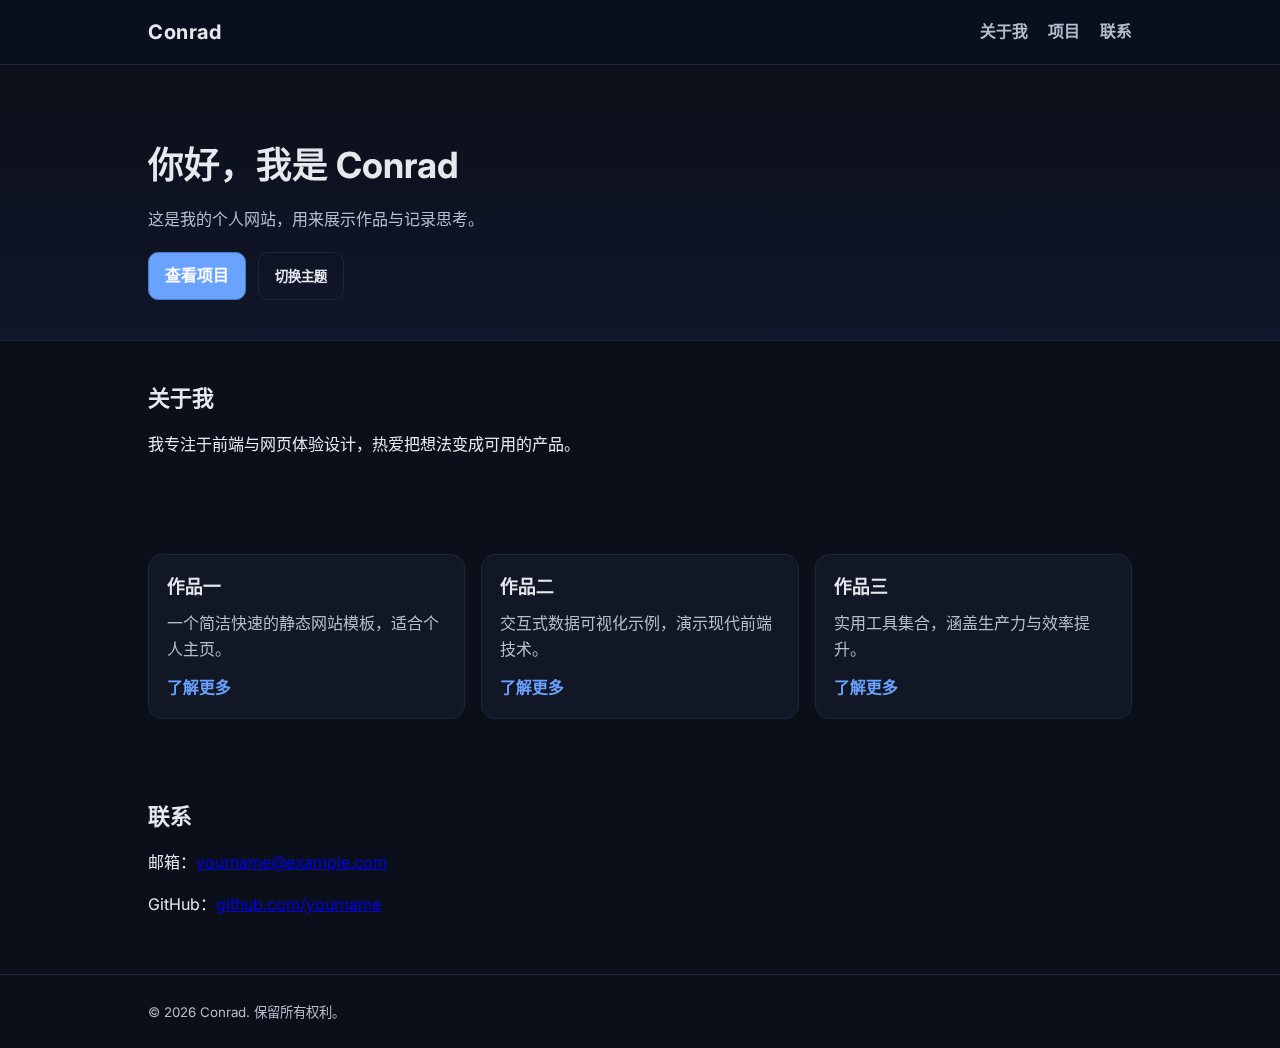
<file: index.html>
<!doctype html>
<html lang="zh-CN">
<head>
<meta charset="utf-8">
<meta name="viewport" content="width=device-width, initial-scale=1">
<title>我的个人网站</title>
<link rel="preconnect" href="https://fonts.googleapis.com">
<link rel="preconnect" href="https://fonts.gstatic.com" crossorigin>
<link href="https://fonts.googleapis.com/css2?family=Inter:wght@400;600;700&display=swap" rel="stylesheet">
<link href="styles.css" rel="stylesheet">
</head>
<body>
<header class="site-header">
  <div class="container">
    <h1 class="logo">Conrad</h1>
    <nav class="nav">
      <a href="#about">关于我</a>
      <a href="#projects">项目</a>
      <a href="#contact">联系</a>
    </nav>
  </div>
</header>
<main>
  <section class="hero">
    <div class="container">
      <h2>你好，我是 Conrad</h2>
      <p>这是我的个人网站，用来展示作品与记录思考。</p>
      <div class="cta">
        <a class="btn" href="#projects">查看项目</a>
        <button id="themeToggle" class="btn secondary">切换主题</button>
      </div>
    </div>
  </section>
  <section id="about" class="section">
    <div class="container">
      <h3>关于我</h3>
      <p>我专注于前端与网页体验设计，热爱把想法变成可用的产品。</p>
    </div>
  </section>
  <section id="projects" class="section">
    <div class="container cards">
      <article class="card">
        <h4>作品一</h4>
        <p>一个简洁快速的静态网站模板，适合个人主页。</p>
        <a href="#" class="link">了解更多</a>
      </article>
      <article class="card">
        <h4>作品二</h4>
        <p>交互式数据可视化示例，演示现代前端技术。</p>
        <a href="#" class="link">了解更多</a>
      </article>
      <article class="card">
        <h4>作品三</h4>
        <p>实用工具集合，涵盖生产力与效率提升。</p>
        <a href="#" class="link">了解更多</a>
      </article>
    </div>
  </section>
  <section id="contact" class="section">
    <div class="container">
      <h3>联系</h3>
      <p>邮箱：<a href="mailto:yourname@example.com">yourname@example.com</a></p>
      <p>GitHub：<a href="https://github.com/yourname" target="_blank" rel="noopener">github.com/yourname</a></p>
    </div>
  </section>
</main>
<footer class="site-footer">
  <div class="container">
    <small>© <span id="year"></span> Conrad. 保留所有权利。</small>
  </div>
</footer>
<script src="script.js"></script>
</body>
</html>
</file>
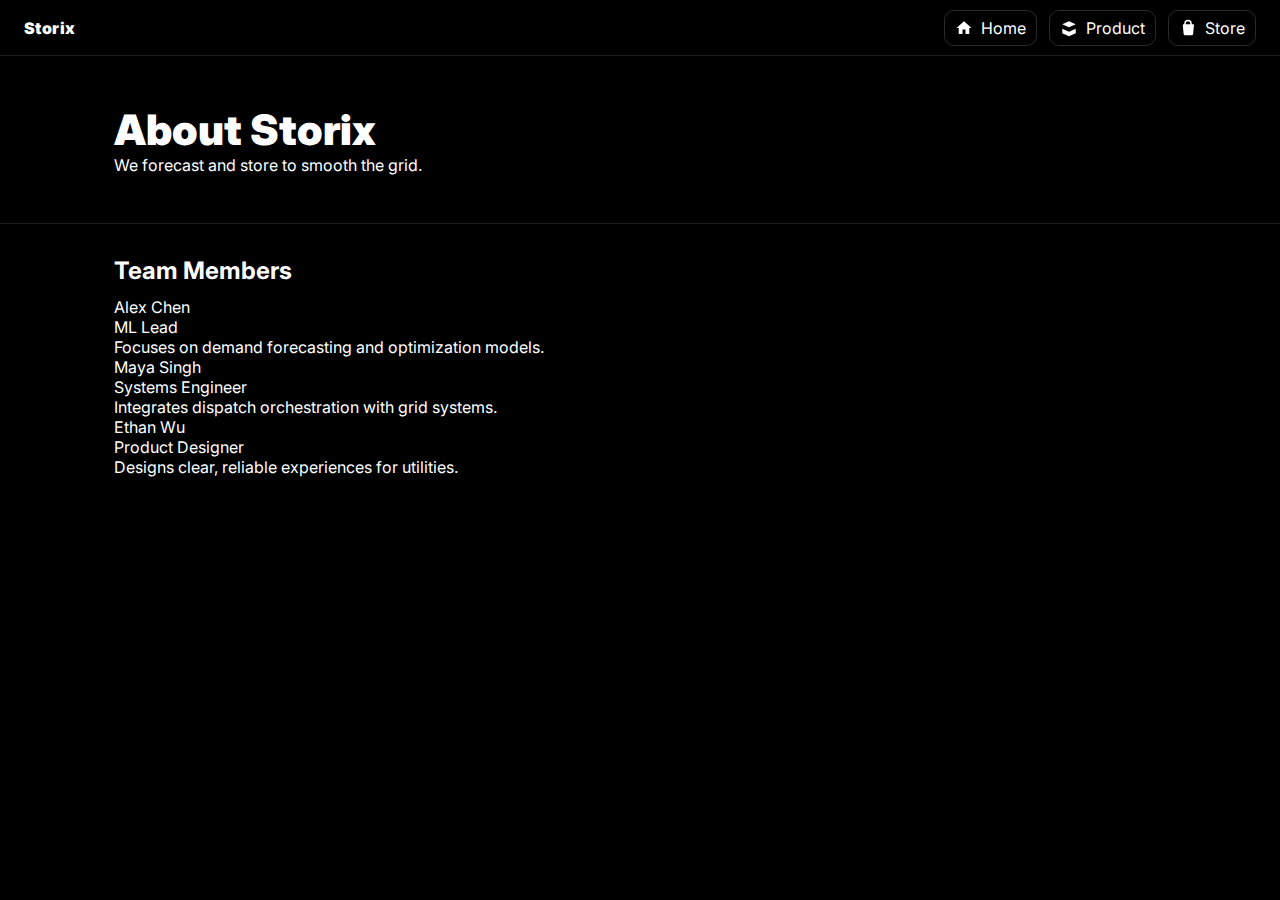
<file: about.html>
<!doctype html>
<html lang="en">
<head>
<meta charset="utf-8">
<meta name="viewport" content="width=device-width, initial-scale=1">
<title>Storix — About</title>
<link rel="preconnect" href="https://fonts.googleapis.com">
<link rel="preconnect" href="https://fonts.gstatic.com" crossorigin>
<link href="https://fonts.googleapis.com/css2?family=Inter:wght@400;600;700;800;900&display=swap" rel="stylesheet">
<link href="about.css" rel="stylesheet">
</head>
<body>
<div class="hdr">
  <div class="brand">Storix</div>
  <nav class="menu">
    <a href="index.html"><svg viewBox="0 0 24 24" width="18" height="18"><path fill="currentColor" d="M10 20v-6h4v6h5v-8h3L12 3 2 12h3v8z"/></svg>Home</a>
    <a href="product.html"><svg viewBox="0 0 24 24" width="18" height="18"><path fill="currentColor" d="M3 7l9-4 9 4-9 4-9-4zm0 6l9 4 9-4v6l-9 4-9-4v-6z"/></svg>Product</a>
    <a href="purchase.html"><svg viewBox="0 0 24 24" width="18" height="18"><path fill="currentColor" d="M7 7V6a5 5 0 0110 0v1h2a1 1 0 011 1l-1.2 12a2 2 0 01-2 1.8H8.2a2 2 0 01-2-1.8L5 8a1 1 0 011-1h1zm2 0h6V6a3 3 0 00-6 0v1z"/></svg>Store</a>
  </nav>
</div>
<section class="hero">
  <div class="container">
    <div class="title">About Storix</div>
    <div>We forecast and store to smooth the grid.</div>
  </div>
</section>
<section class="section">
  <div class="container">
    <h2>Team Members</h2>
    <div class="team">
      <div class="member">
        <div class="photo"></div>
        <div class="name">Alex Chen</div>
        <div class="role">ML Lead</div>
        <div class="bio">Focuses on demand forecasting and optimization models.</div>
      </div>
      <div class="member">
        <div class="photo"></div>
        <div class="name">Maya Singh</div>
        <div class="role">Systems Engineer</div>
        <div class="bio">Integrates dispatch orchestration with grid systems.</div>
      </div>
      <div class="member">
        <div class="photo"></div>
        <div class="name">Ethan Wu</div>
        <div class="role">Product Designer</div>
        <div class="bio">Designs clear, reliable experiences for utilities.</div>
      </div>
    </div>
  </div>
</section>
</body>
</html>
</file>
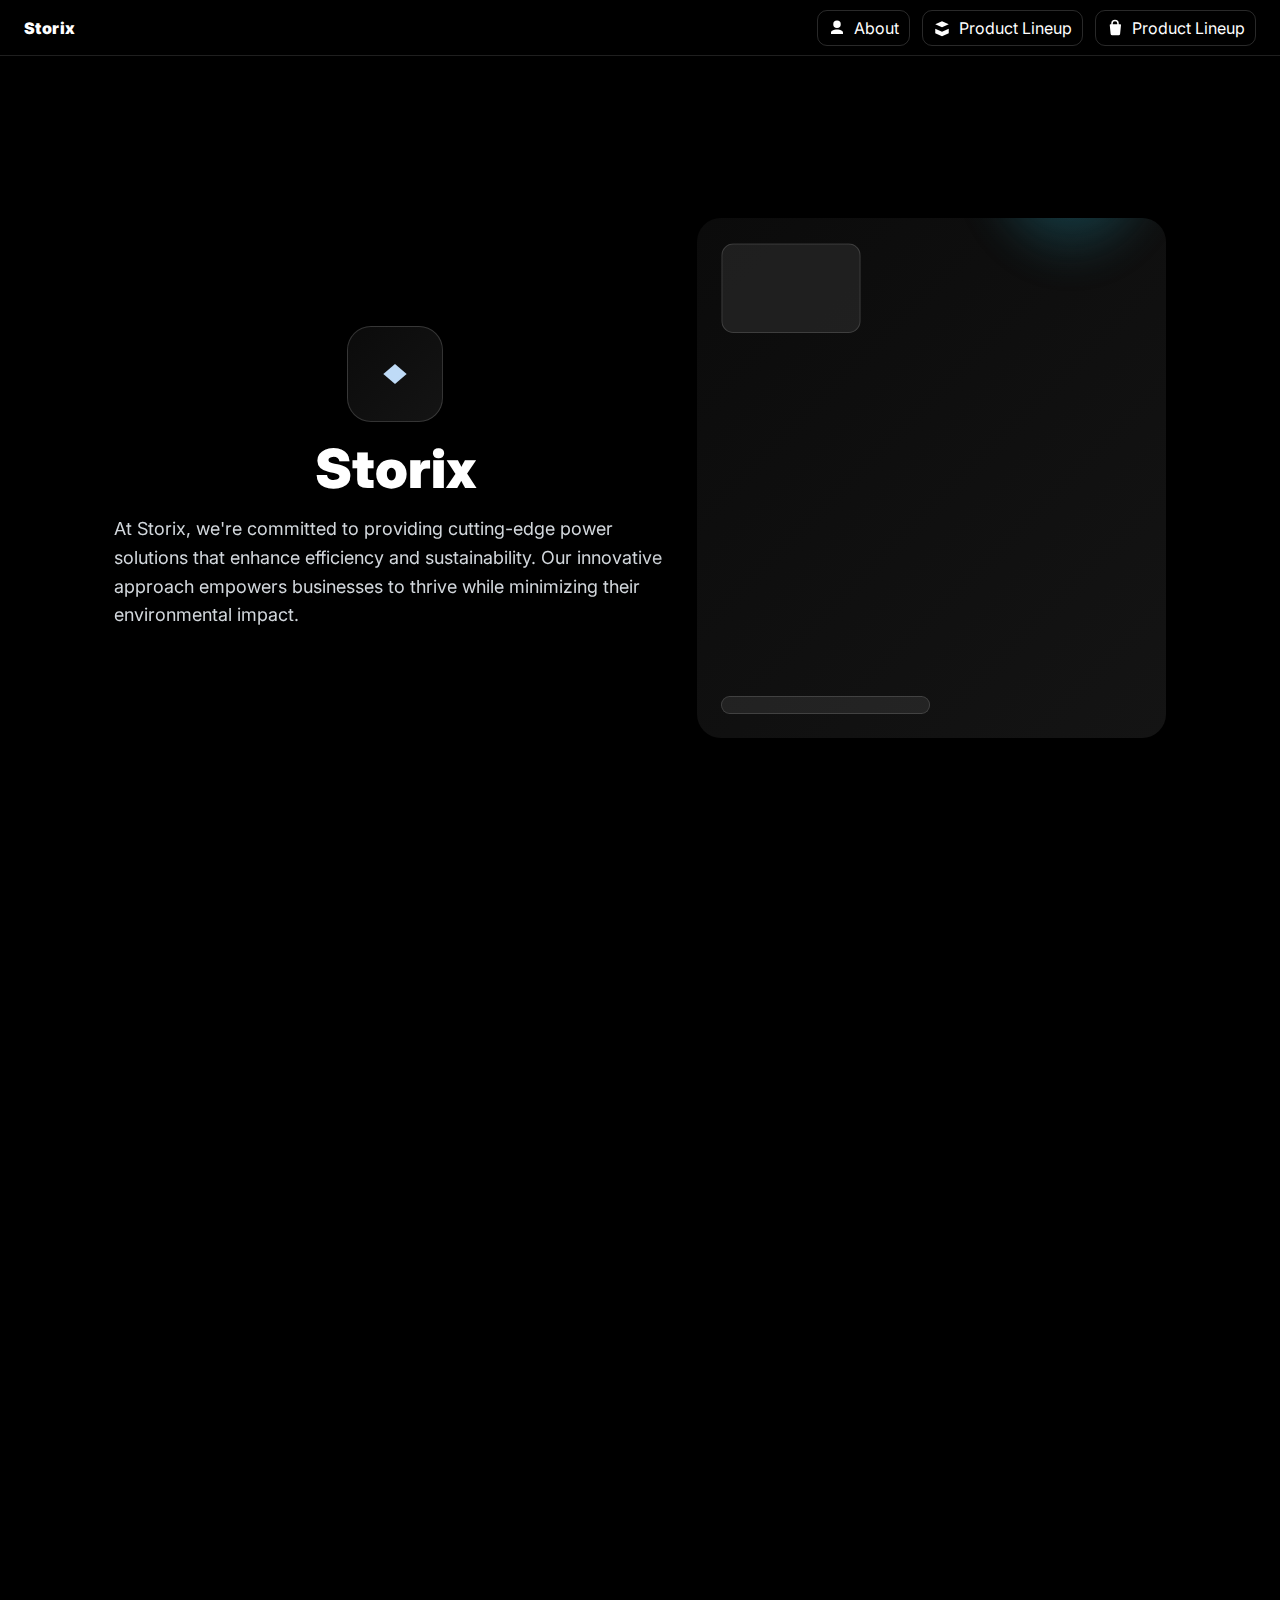
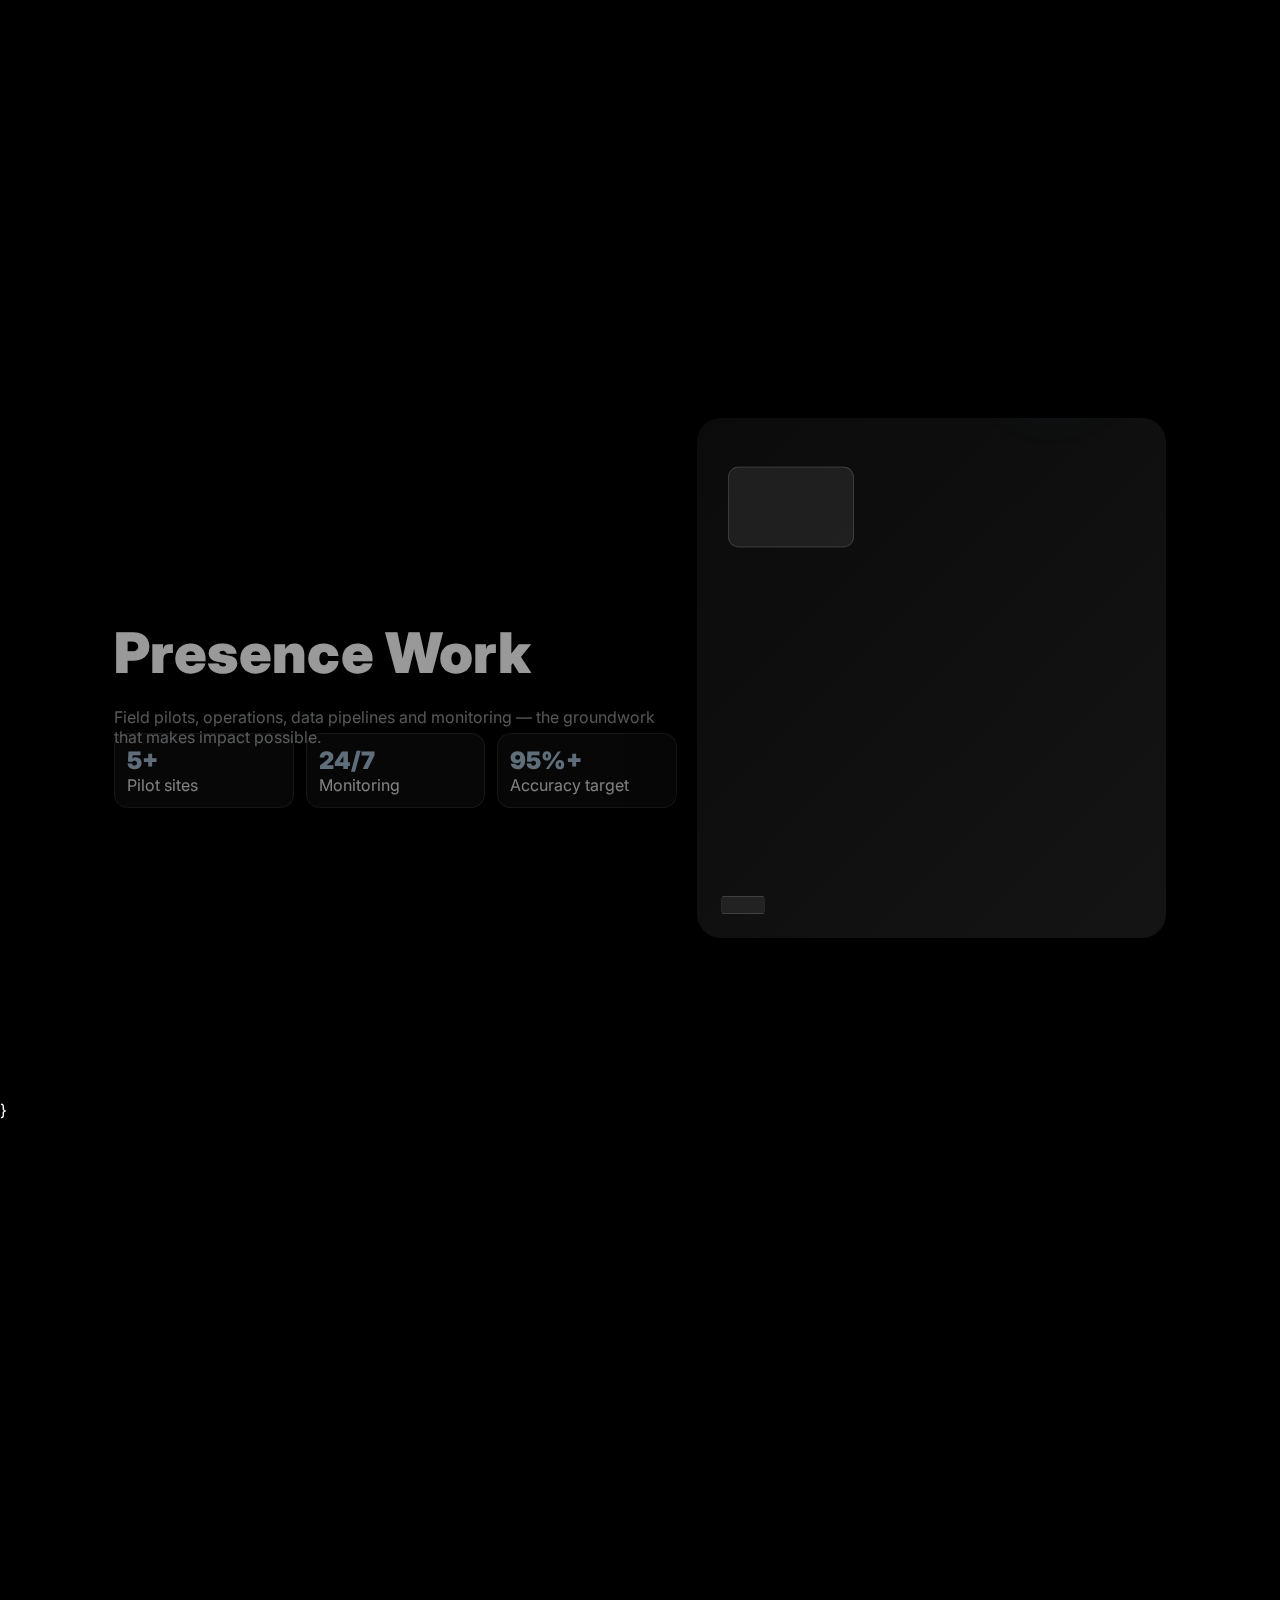
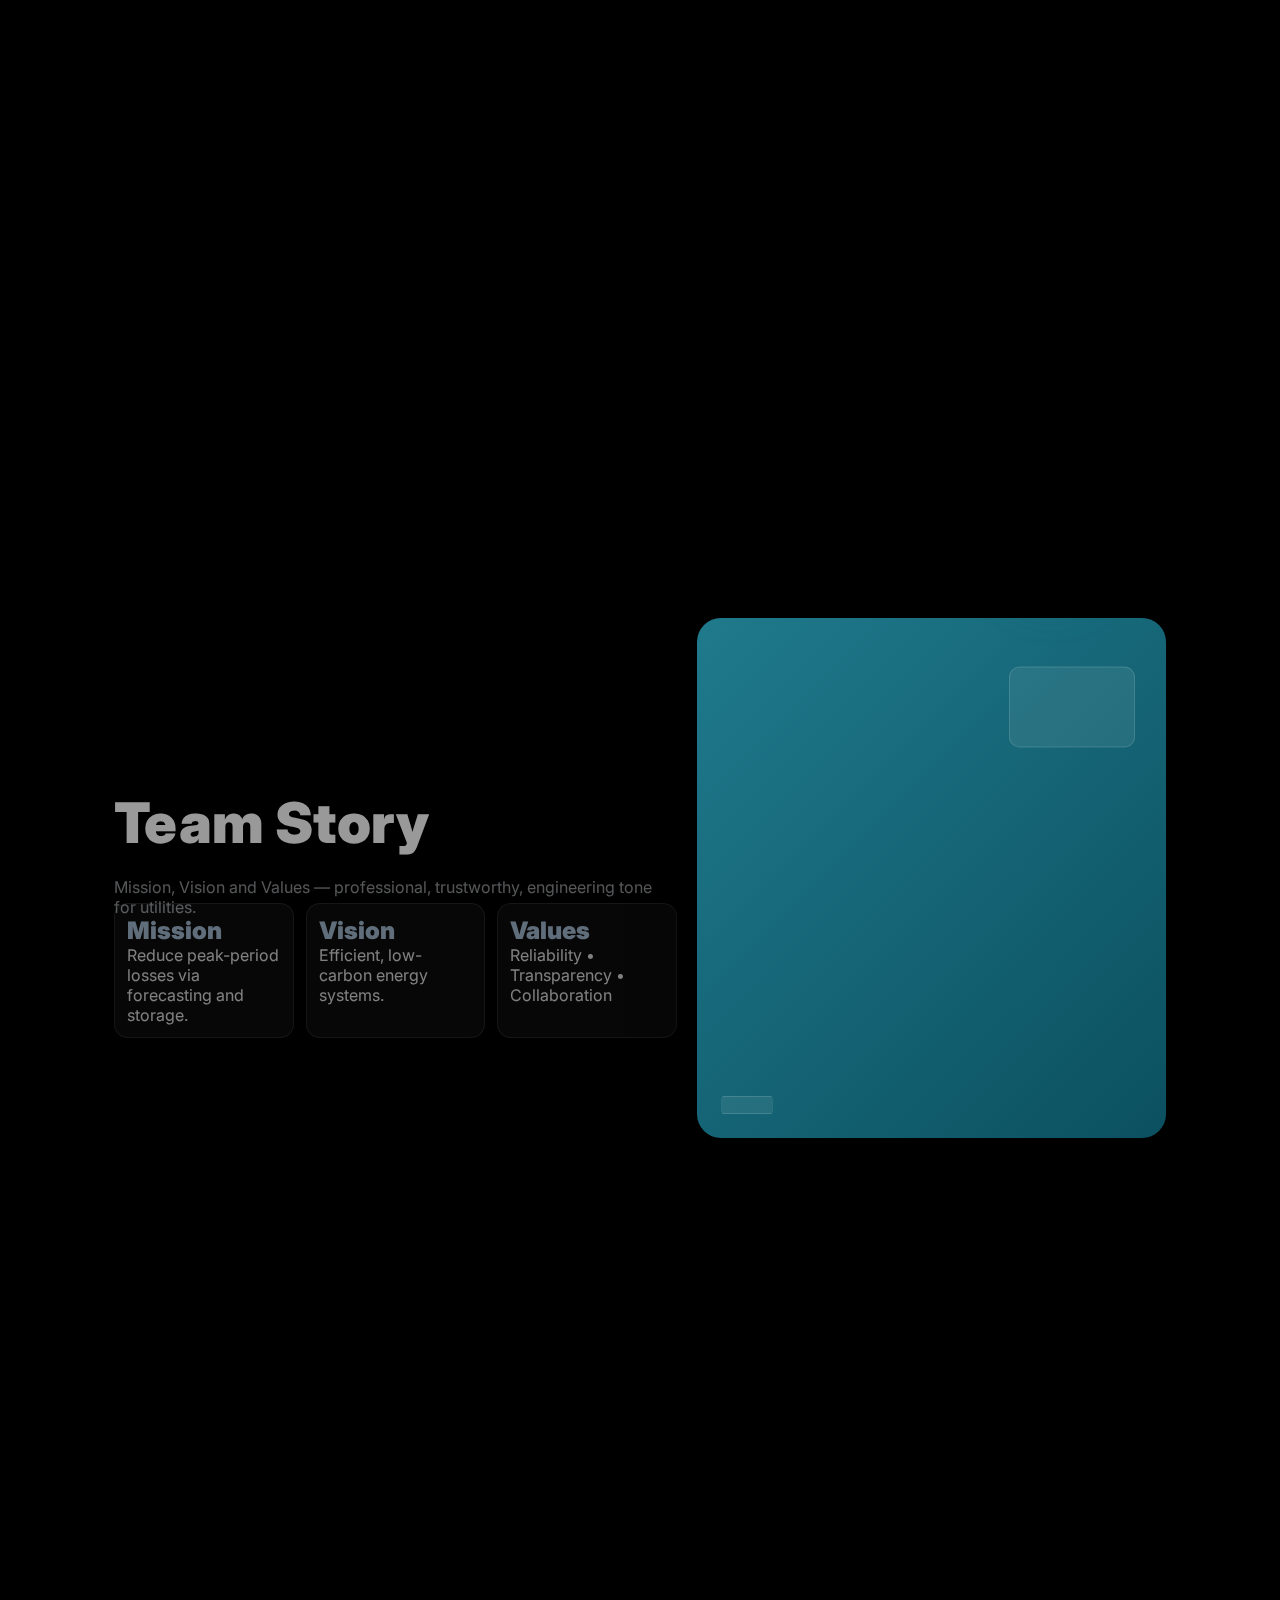
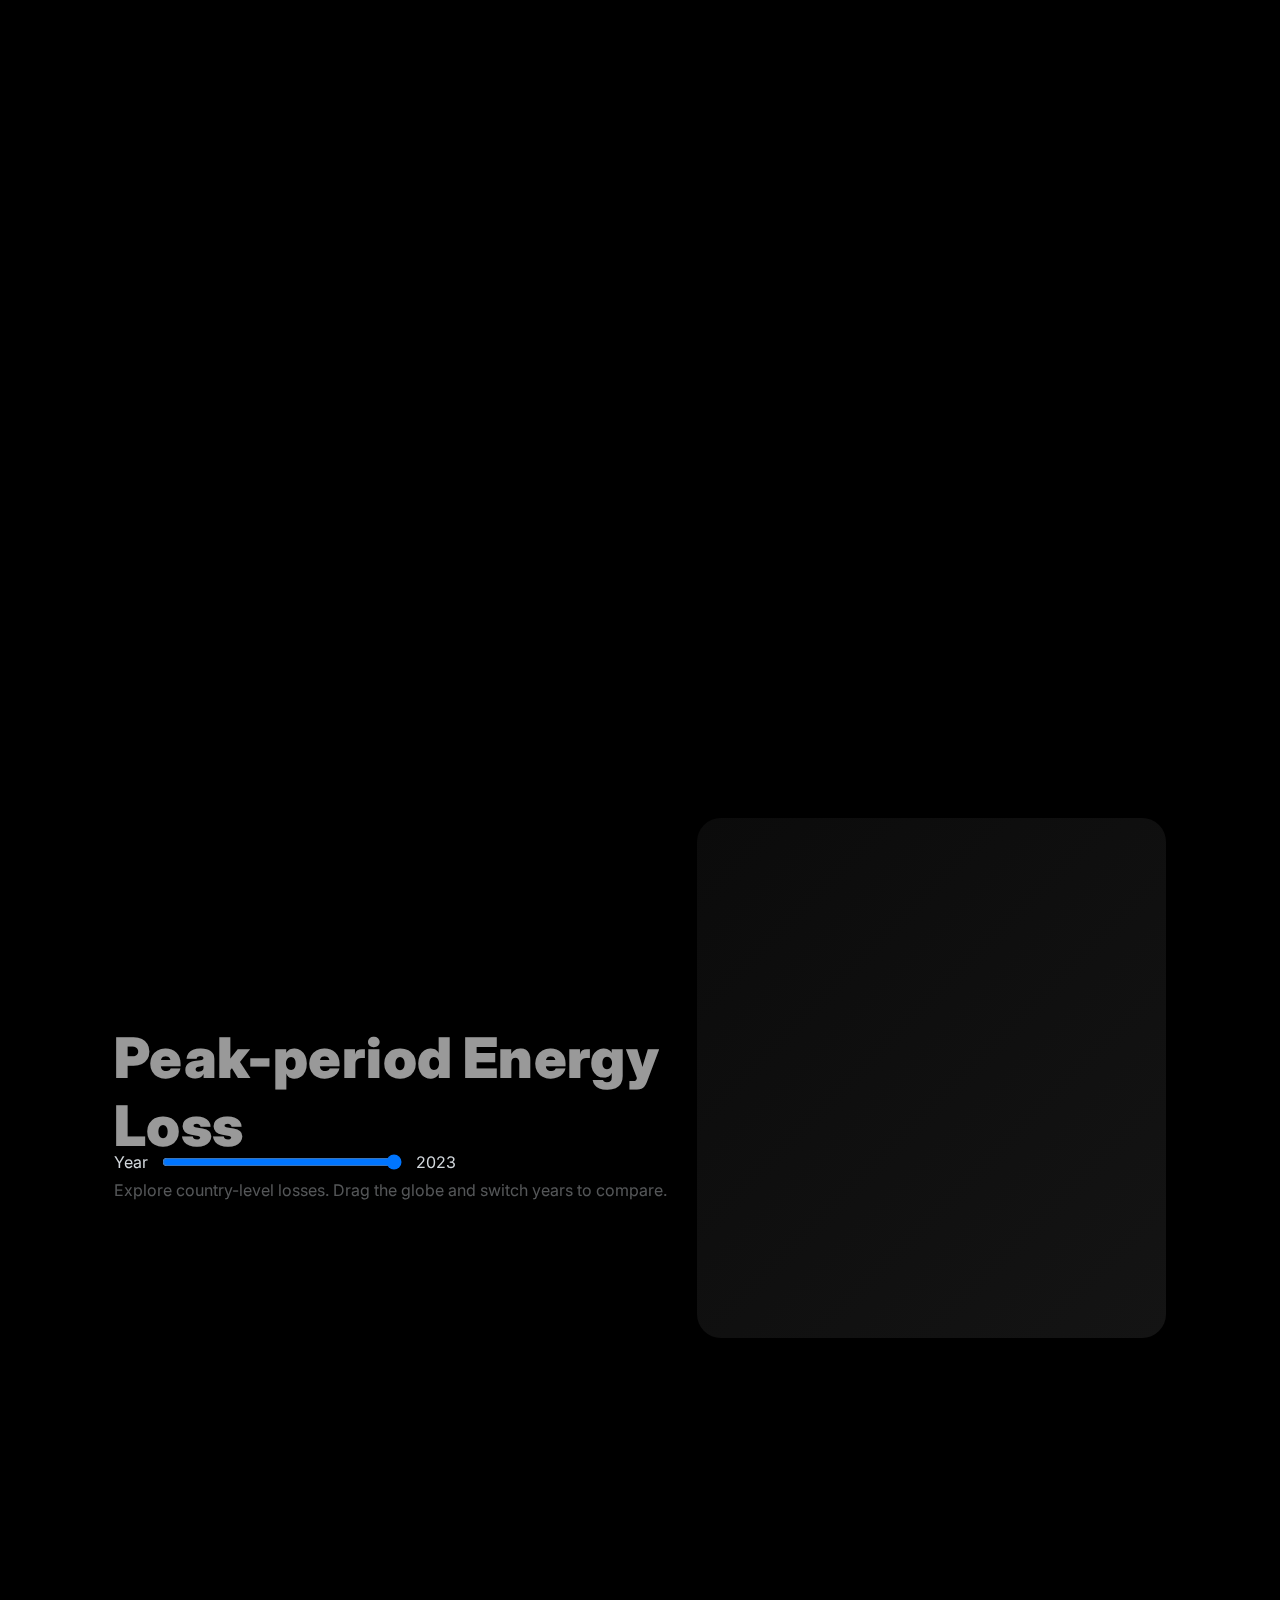
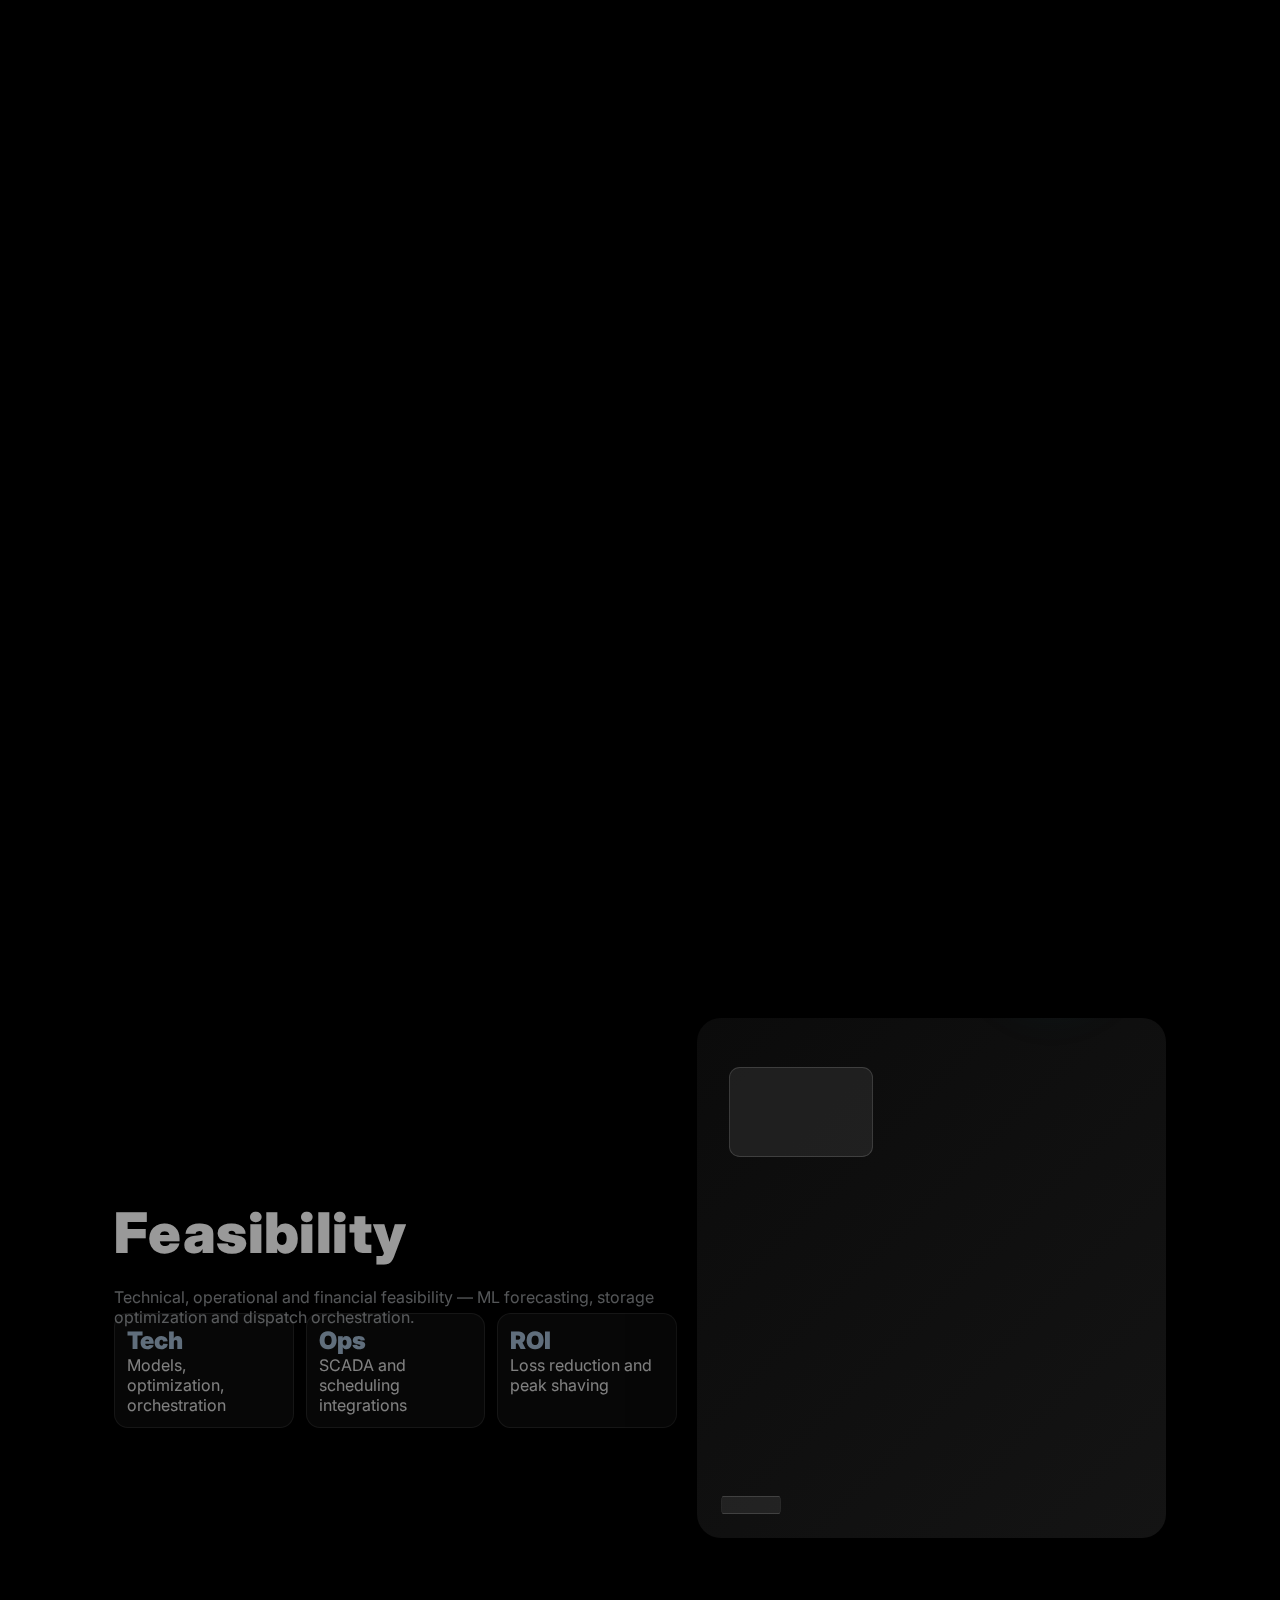
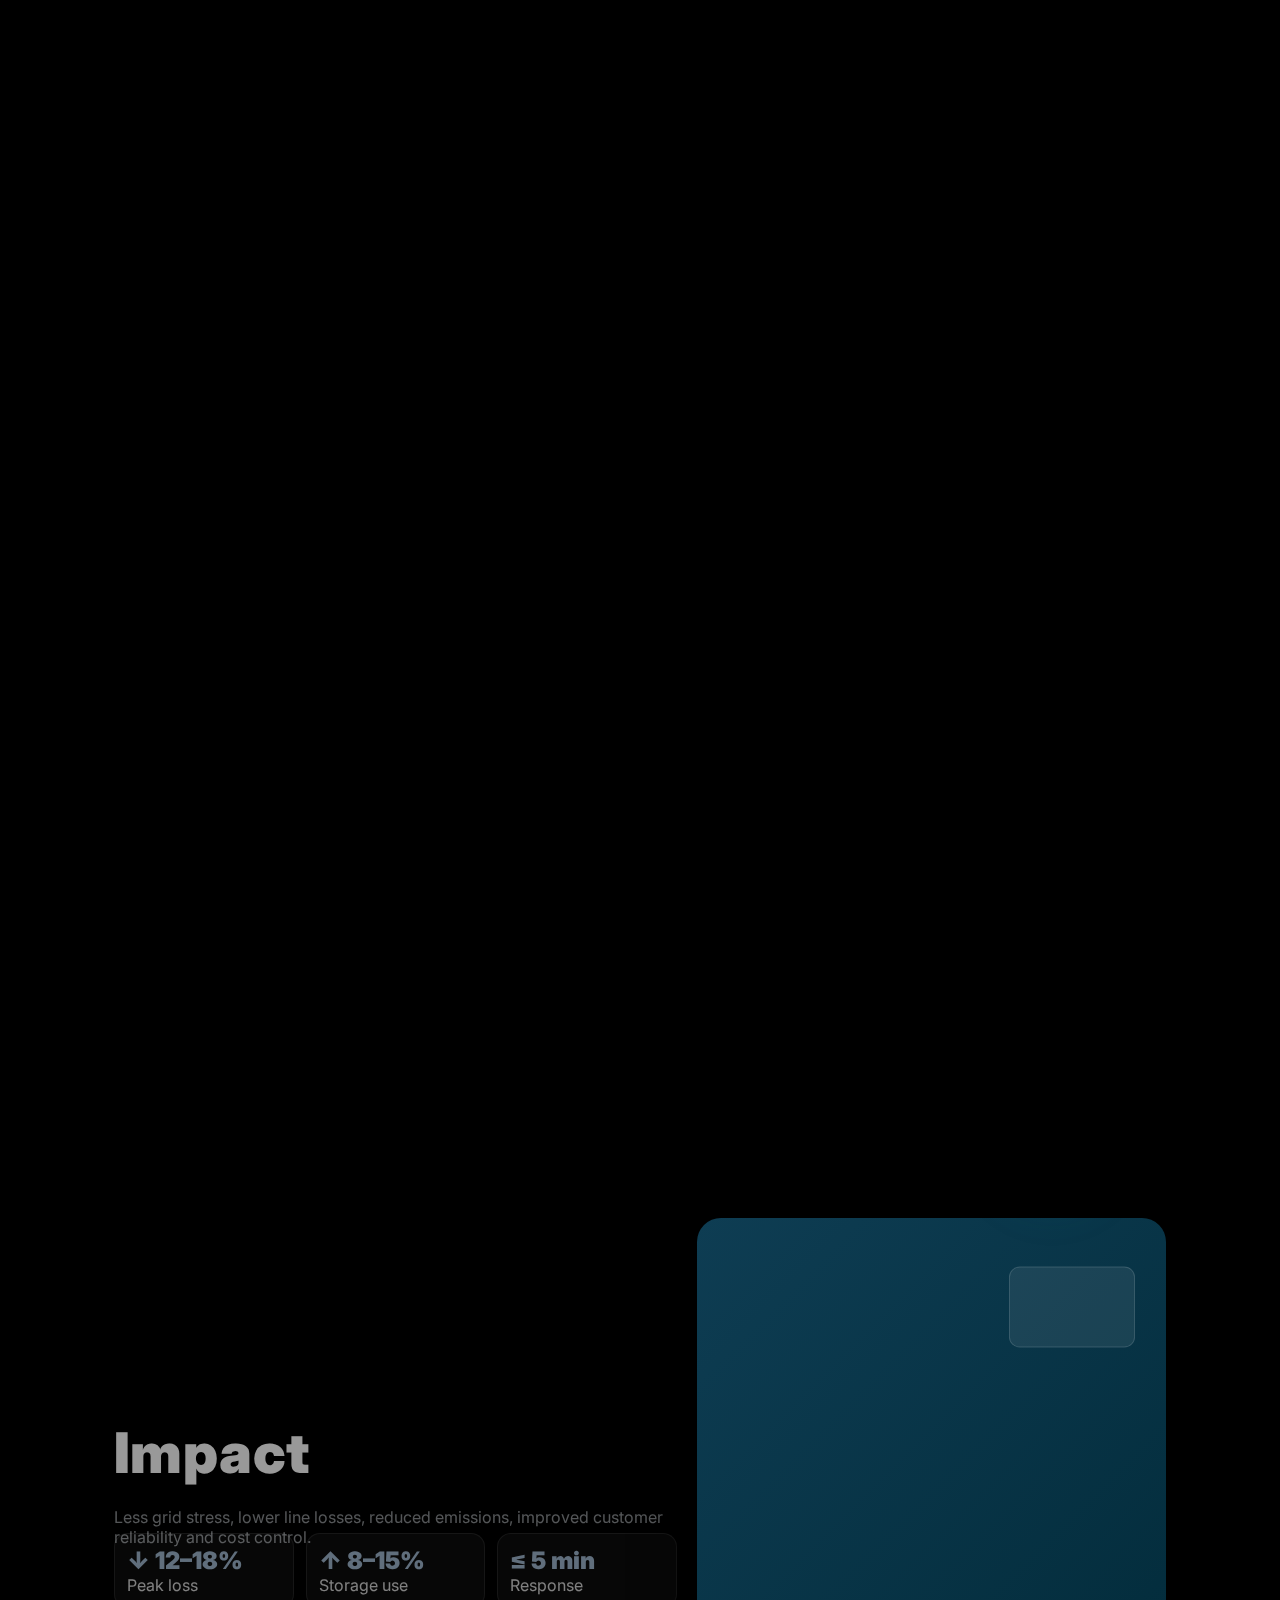
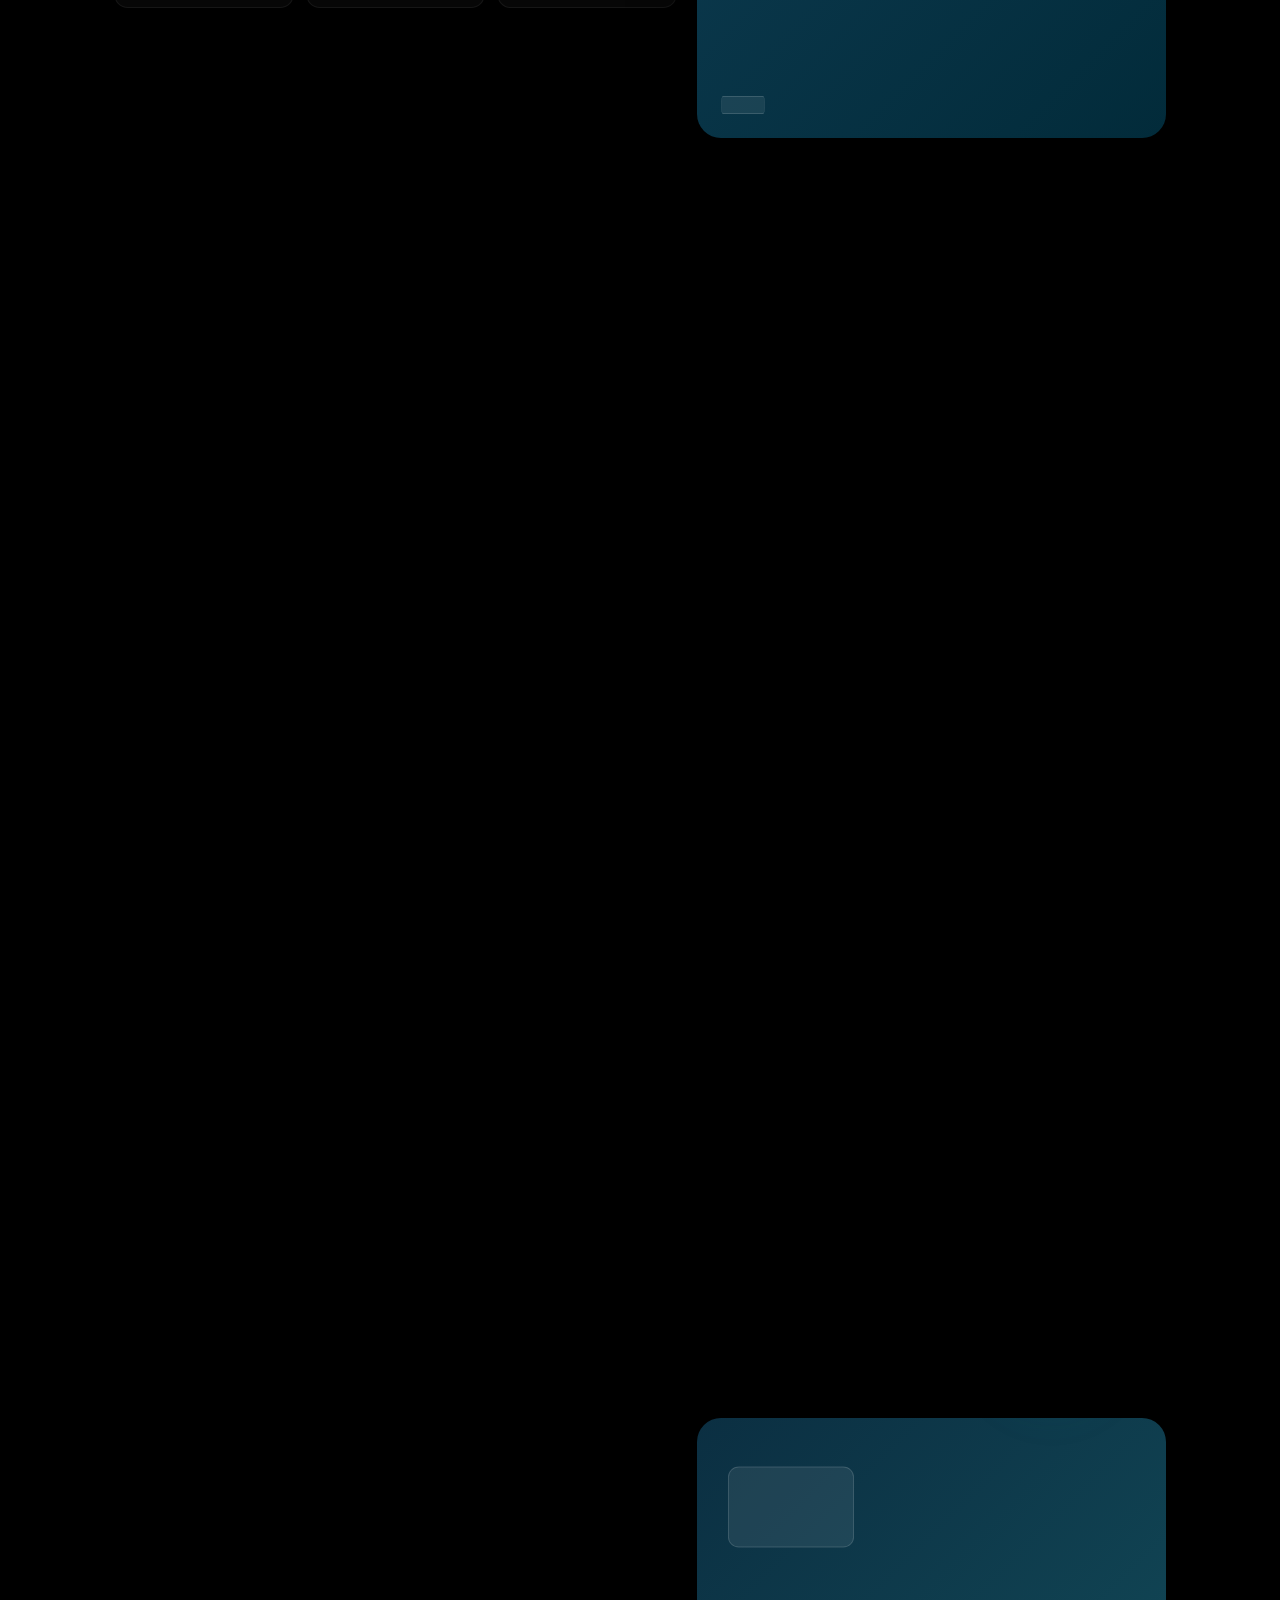
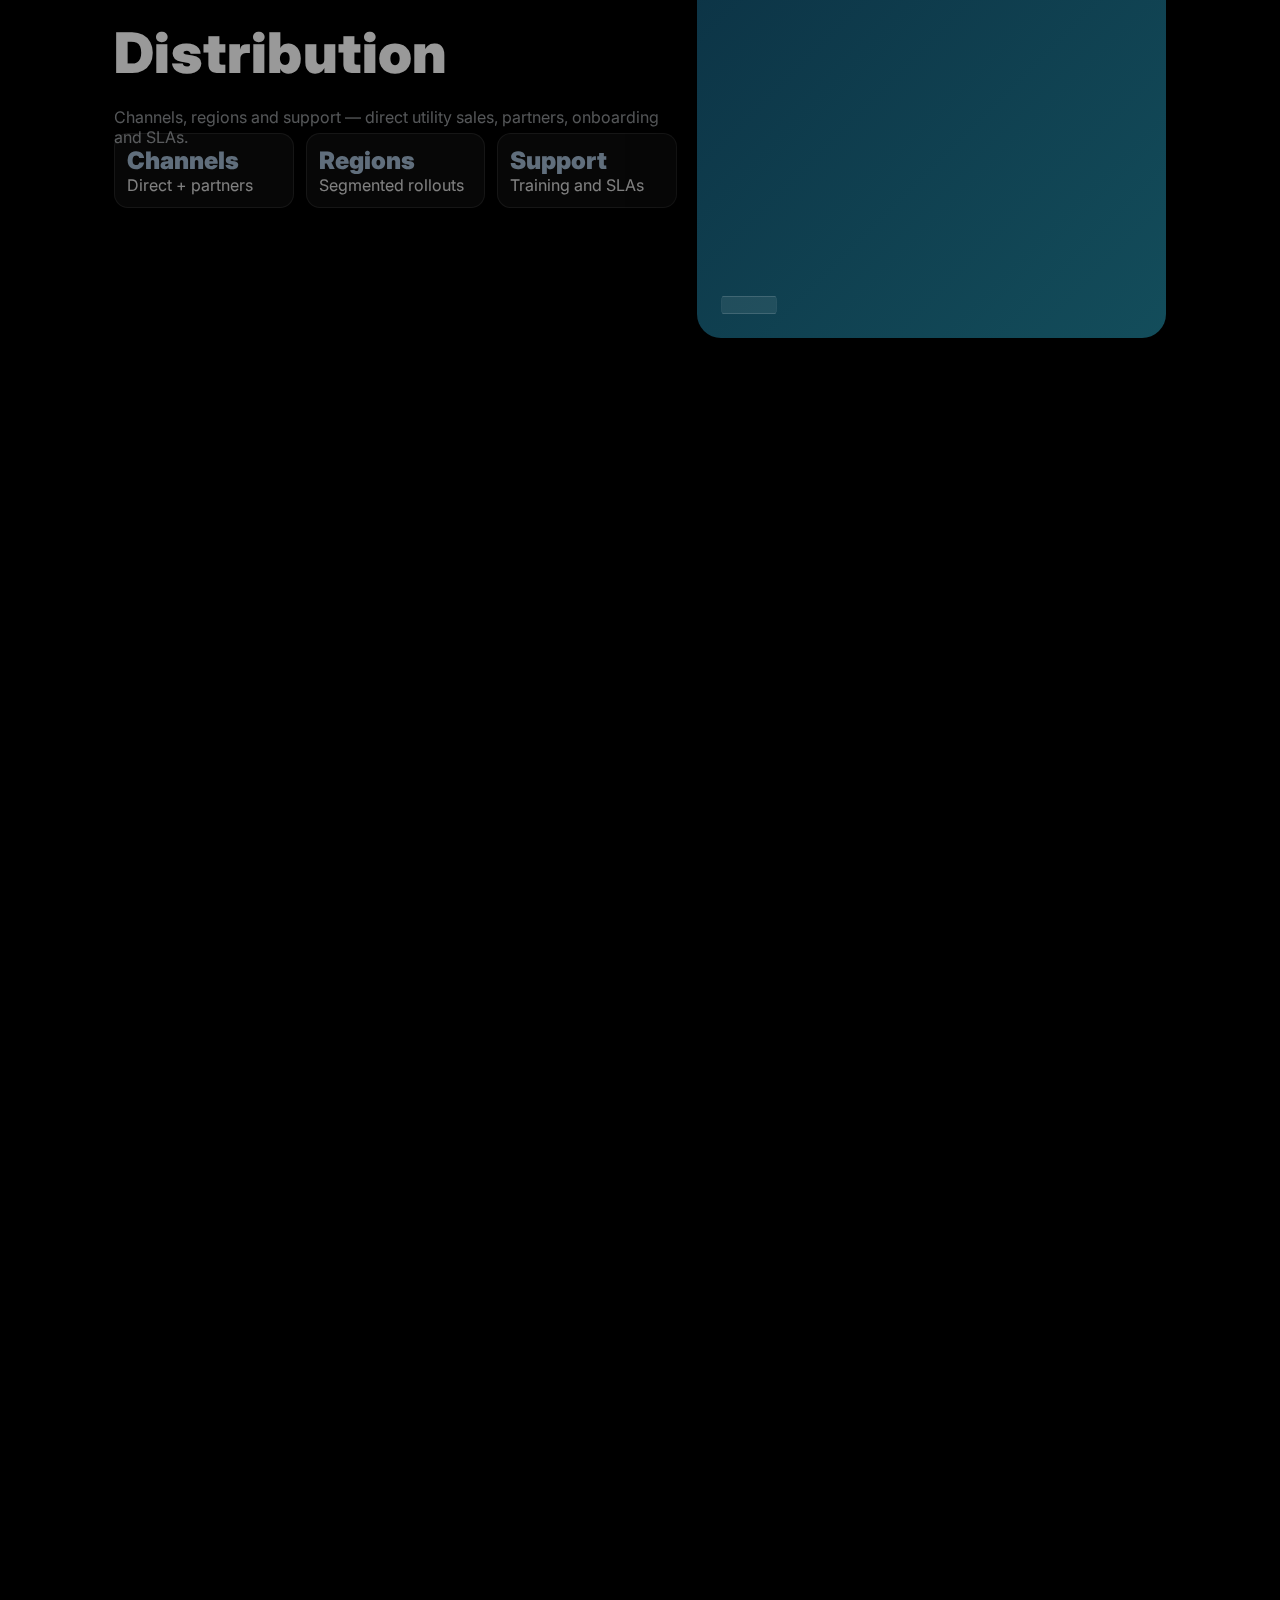
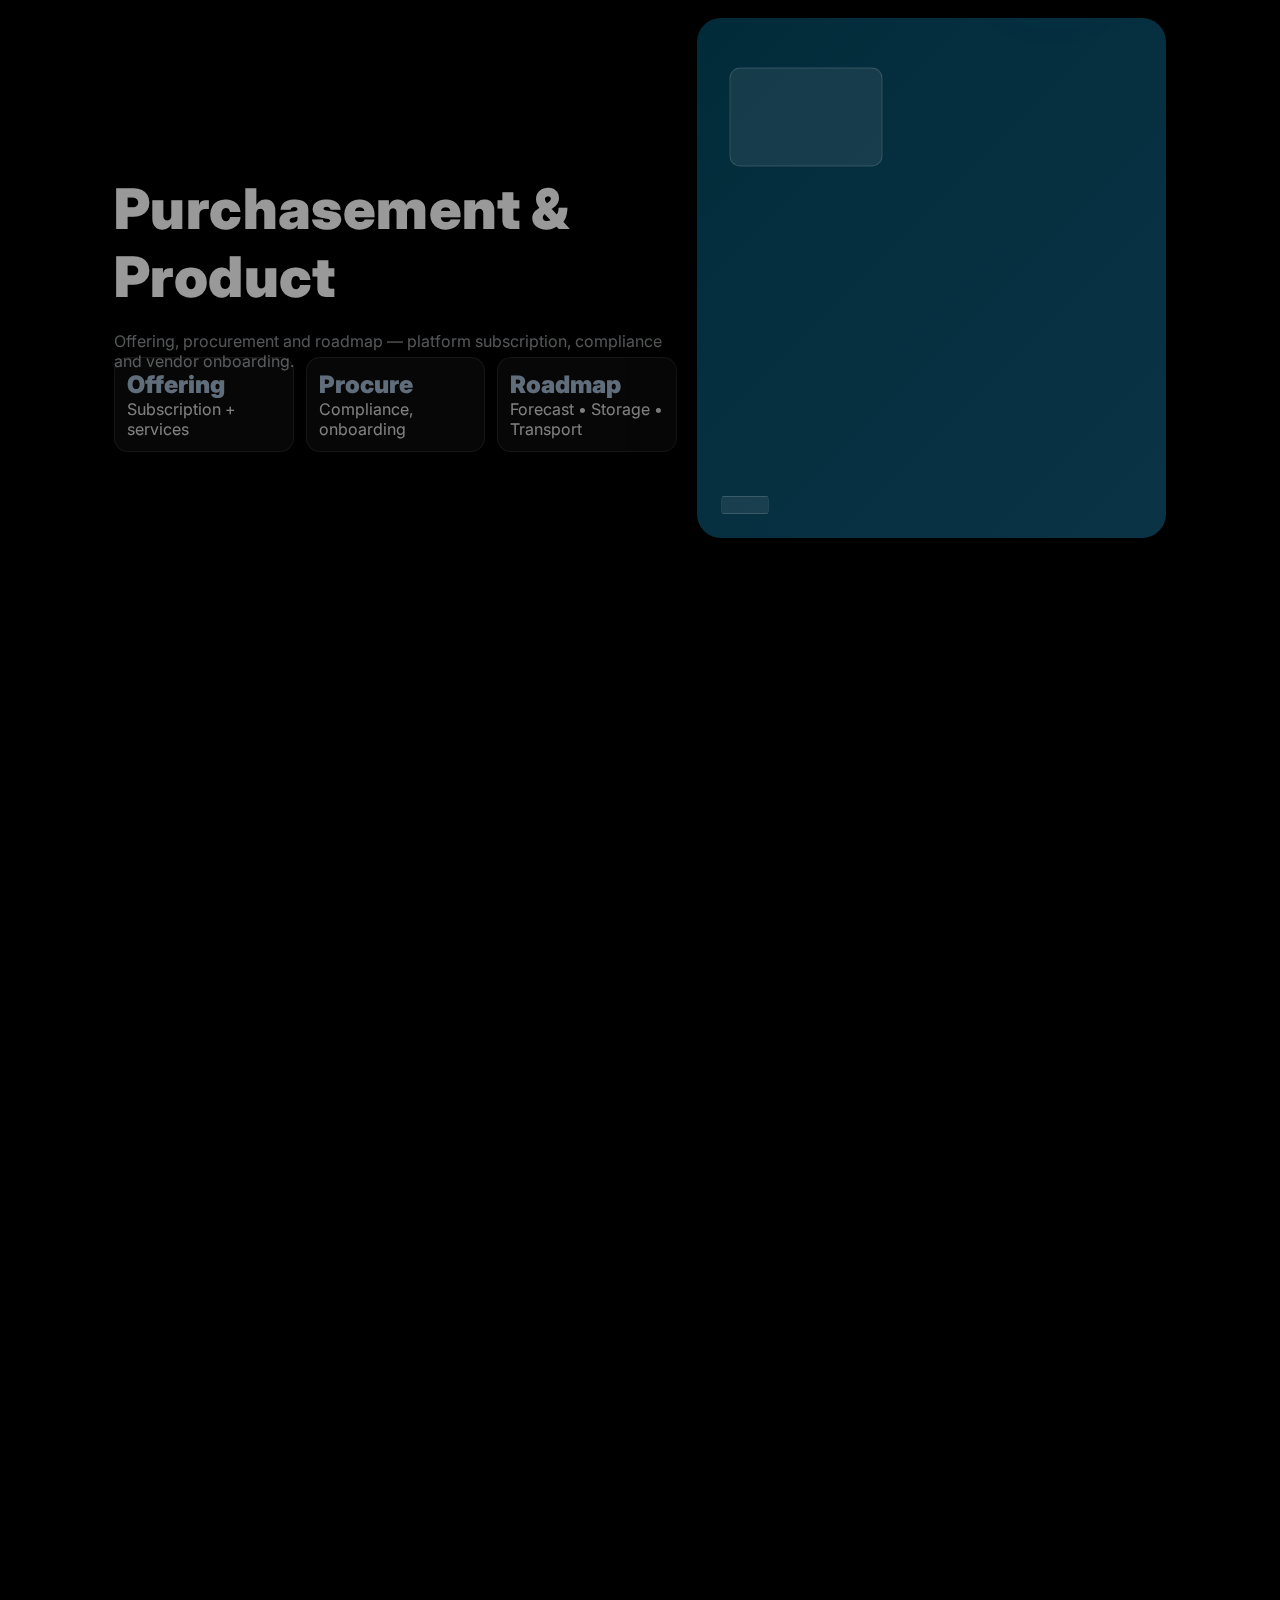
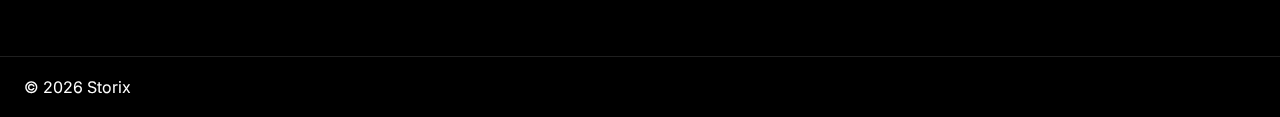
<file: apple-scroll.html>
<!doctype html>
<html lang="en">
<head>
<meta charset="utf-8">
<meta name="viewport" content="width=device-width, initial-scale=1">
<title>Storix — Apple-style Scroll Page</title>
<link rel="preconnect" href="https://fonts.googleapis.com">
<link rel="preconnect" href="https://fonts.gstatic.com" crossorigin>
<link href="https://fonts.googleapis.com/css2?family=Inter:wght@400;600;700;800;900&display=swap" rel="stylesheet">
<link href="apple-scroll.css" rel="stylesheet">
</head>
<body>
<div class="hdr">
  <div class="brand">Storix</div>
  <nav class="menu">
    <a href="about.html"><svg viewBox="0 0 24 24" width="18" height="18"><path fill="currentColor" d="M12 12a5 5 0 100-10 5 5 0 000 10zm0 2c-4.418 0-8 1.79-8 4v2h16v-2c0-2.21-3.582-4-8-4z"/></svg>About</a>
    <a href="product.html"><svg viewBox="0 0 24 24" width="18" height="18"><path fill="currentColor" d="M3 7l9-4 9 4-9 4-9-4zm0 6l9 4 9-4v6l-9 4-9-4v-6z"/></svg>Product Lineup</a>
    <a href="purchase.html"><svg viewBox="0 0 24 24" width="18" height="18"><path fill="currentColor" d="M7 7V6a5 5 0 0110 0v1h2a1 1 0 011 1l-1.2 12a2 2 0 01-2 1.8H8.2a2 2 0 01-2-1.8L5 8a1 1 0 011-1h1zm2 0h6V6a3 3 0 00-6 0v1z"/></svg>Product Lineup</a>
  </nav>
</div>

<section class="scene scene--logo">
  <div class="pin">
    <div class="frame">
      <div class="content">
        <div class="logo-mark">
          <div class="badge">
            <svg viewBox="0 0 48 48" width="40" height="40">
              <path fill="#BFDBF7" d="M10 24l14-12 14 12-14 12z"/>
            </svg>
          </div>
          <div class="name">Storix</div>
          <div class="tagline">At Storix, we&#39;re committed to providing cutting-edge power solutions that enhance efficiency and sustainability. Our innovative approach empowers businesses to thrive while minimizing their environmental impact.</div>
        </div>
        <div class="visual">
          <div class="glow"></div>
          <div class="chip"></div>
          <div class="bar"></div>
        </div>
      </div>
    </div>
  </div>
</section>

<section id="presence" class="scene scene--presence">
  <div class="pin">
    <div class="frame">
      <div class="content">
        <div>
          <div class="title">Presence Work</div>
          <div class="desc">Field pilots, operations, data pipelines and monitoring — the groundwork that makes impact possible.</div>
          <div class="stat">
            <div class="item"><div class="value">5+</div><div>Pilot sites</div></div>
            <div class="item"><div class="value">24/7</div><div>Monitoring</div></div>
            <div class="item"><div class="value">95%+</div><div>Accuracy target</div></div>
          </div>
        </div>
        <div class="visual">
          <div class="glow"></div>
          <div class="chip"></div>
          <div class="bar"></div>
        </div>
      </div>
    </div>
  </div>
}</section>

<section class="scene scene--team">
  <div class="pin">
    <div class="frame">
      <div class="content">
        <div>
          <div class="title">Team Story</div>
          <div class="desc">Mission, Vision and Values — professional, trustworthy, engineering tone for utilities.</div>
          <div class="stat">
            <div class="item"><div class="value">Mission</div><div>Reduce peak-period losses via forecasting and storage.</div></div>
            <div class="item"><div class="value">Vision</div><div>Efficient, low-carbon energy systems.</div></div>
            <div class="item"><div class="value">Values</div><div>Reliability • Transparency • Collaboration</div></div>
          </div>
        </div>
        <div class="visual">
          <div class="glow"></div>
          <div class="chip" style="left:auto; right:24px"></div>
          <div class="bar" style="width: 260px"></div>
        </div>
      </div>
    </div>
  </div>
</section>

<section class="scene scene--globe">
  <div class="pin">
    <div class="frame">
      <div class="content">
        <div>
          <div class="title">Peak-period Energy Loss</div>
          <div class="desc">Explore country-level losses. Drag the globe and switch years to compare.</div>
          <div class="model-controls">
            <label for="yearRange2">Year</label>
            <input id="yearRange2" type="range" min="2019" max="2023" step="1" value="2023">
            <span id="yearLabel2">2023</span>
          </div>
        </div>
        <div id="globe2" class="globe2">
          <div id="globeTooltip2" class="globe-tooltip"></div>
        </div>
      </div>
    </div>
  </div>
</section>
<section class="scene scene--feas">
  <div class="pin">
    <div class="frame">
      <div class="content">
        <div>
          <div class="title">Feasibility</div>
          <div class="desc">Technical, operational and financial feasibility — ML forecasting, storage optimization and dispatch orchestration.</div>
          <div class="stat">
            <div class="item"><div class="value">Tech</div><div>Models, optimization, orchestration</div></div>
            <div class="item"><div class="value">Ops</div><div>SCADA and scheduling integrations</div></div>
            <div class="item"><div class="value">ROI</div><div>Loss reduction and peak shaving</div></div>
          </div>
        </div>
        <div class="visual">
          <div class="glow"></div>
          <div class="chip" style="width:160px;height:100px"></div>
          <div class="bar" style="width:300px"></div>
        </div>
      </div>
    </div>
  </div>
</section>

<section class="scene scene--impact">
  <div class="pin">
    <div class="frame">
      <div class="content">
        <div>
          <div class="title">Impact</div>
          <div class="desc">Less grid stress, lower line losses, reduced emissions, improved customer reliability and cost control.</div>
          <div class="stat">
            <div class="item"><div class="value">↓ 12–18%</div><div>Peak loss</div></div>
            <div class="item"><div class="value">↑ 8–15%</div><div>Storage use</div></div>
            <div class="item"><div class="value">≤ 5 min</div><div>Response</div></div>
          </div>
        </div>
        <div class="visual">
          <div class="glow"></div>
          <div class="chip" style="left:auto; right:24px"></div>
          <div class="bar"></div>
        </div>
      </div>
    </div>
  </div>
</section>

<section class="scene scene--dist">
  <div class="pin">
    <div class="frame">
      <div class="content">
        <div>
          <div class="title">Distribution</div>
          <div class="desc">Channels, regions and support — direct utility sales, partners, onboarding and SLAs.</div>
          <div class="stat">
            <div class="item"><div class="value">Channels</div><div>Direct + partners</div></div>
            <div class="item"><div class="value">Regions</div><div>Segmented rollouts</div></div>
            <div class="item"><div class="value">Support</div><div>Training and SLAs</div></div>
          </div>
        </div>
        <div class="visual">
          <div class="glow"></div>
          <div class="chip"></div>
          <div class="bar" style="width:280px"></div>
        </div>
      </div>
    </div>
  </div>
</section>

<section class="scene scene--prod">
  <div class="pin">
    <div class="frame">
      <div class="content">
        <div>
          <div class="title">Purchasement & Product</div>
          <div class="desc">Offering, procurement and roadmap — platform subscription, compliance and vendor onboarding.</div>
          <div class="stat">
            <div class="item"><div class="value">Offering</div><div>Subscription + services</div></div>
            <div class="item"><div class="value">Procure</div><div>Compliance, onboarding</div></div>
            <div class="item"><div class="value">Roadmap</div><div>Forecast • Storage • Transport</div></div>
          </div>
        </div>
        <div class="visual">
          <div class="glow"></div>
          <div class="chip" style="width:170px;height:110px"></div>
          <div class="bar" style="width:240px"></div>
        </div>
      </div>
    </div>
  </div>
</section>

<div class="footer">© <span id="year"></span> Storix</div>
<script>
document.getElementById("year").textContent = new Date().getFullYear();
</script>
<script type="importmap">
{
  "imports": {
    "globe.gl": "https://esm.sh/globe.gl@2.33.0"
  }
}
</script>
<script type="module" src="apple-globe.js"></script>
<script src="apple-scroll.js"></script>
</body>
</html>
</file>
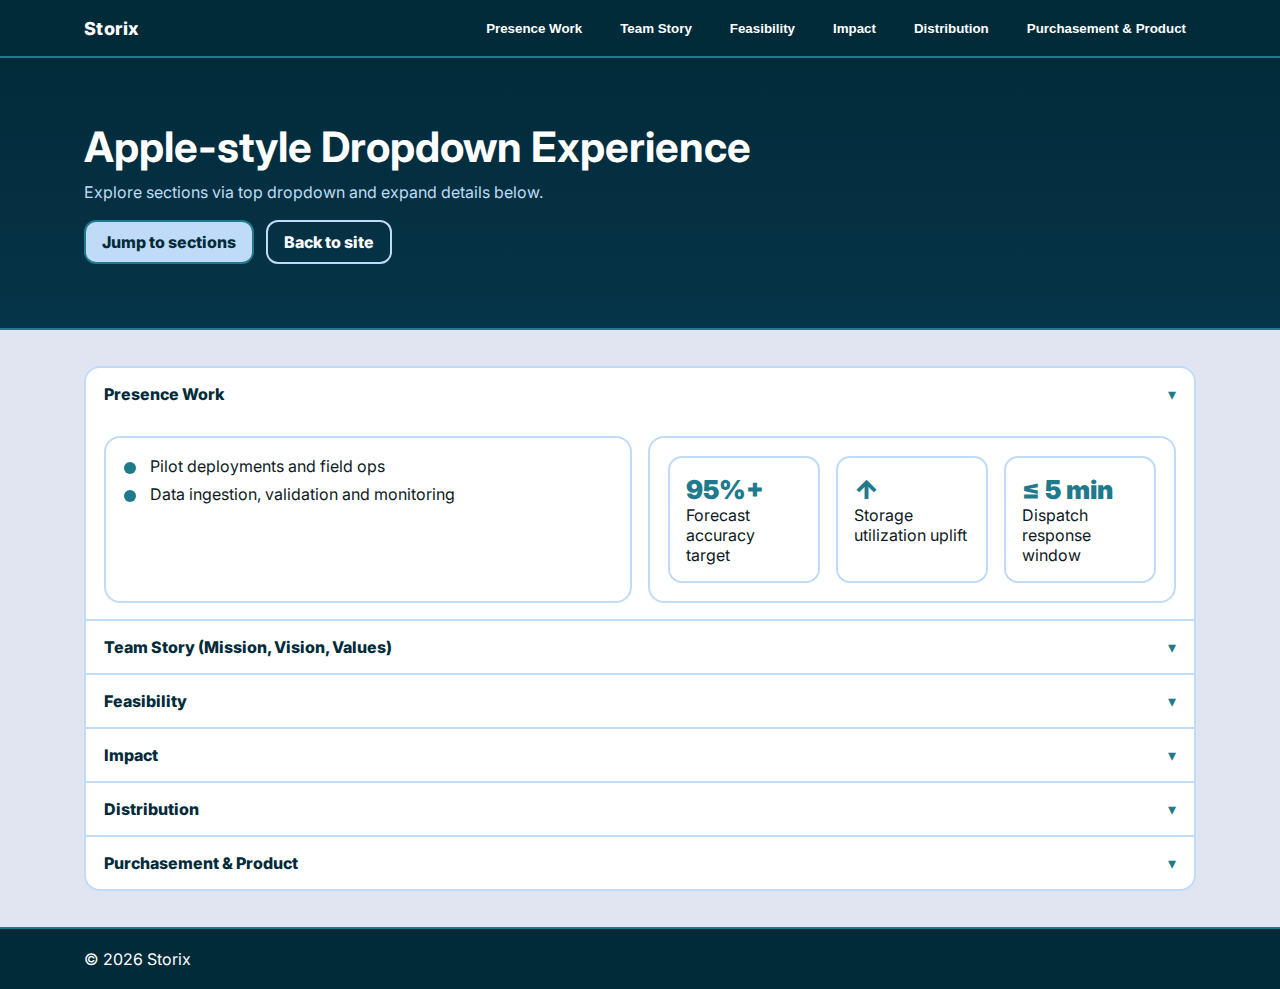
<file: apple.html>
<!doctype html>
<html lang="en">
<head>
<meta charset="utf-8">
<meta name="viewport" content="width=device-width, initial-scale=1">
<title>Storix — Apple-style Dropdown Page</title>
<link rel="preconnect" href="https://fonts.googleapis.com">
<link rel="preconnect" href="https://fonts.gstatic.com" crossorigin>
<link href="https://fonts.googleapis.com/css2?family=Inter:wght@400;600;700;800;900&display=swap" rel="stylesheet">
<link href="apple.css" rel="stylesheet">
</head>
<body>
<header class="header">
  <div class="container bar">
    <div class="brand">Storix</div>
    <nav class="nav">
      <button data-mega="mega-presence">Presence Work</button>
      <button data-mega="mega-team">Team Story</button>
      <button data-mega="mega-feas">Feasibility</button>
      <button data-mega="mega-impact">Impact</button>
      <button data-mega="mega-dist">Distribution</button>
      <button data-mega="mega-prod">Purchasement & Product</button>
    </nav>
  </div>
  <div id="mega" class="mega">
    <div id="mega-content" class="container">
      <div id="mega-presence" class="mega-section" style="display:none">
        <div class="card"><h4>Presence Work</h4><div class="list"><div class="item"><div class="dot"></div><div>Field pilots and operations</div></div><div class="item"><div class="dot"></div><div>Data pipelines and monitoring</div></div></div></div>
        <div class="card"><h4>KPIs</h4><div class="list"><div class="item"><div class="dot"></div><div>Forecast accuracy</div></div><div class="item"><div class="dot"></div><div>Storage utilization</div></div></div></div>
        <div class="card"><h4>Contacts</h4><div class="list"><div class="item"><div class="dot"></div><div>Support and onboarding</div></div></div></div>
      </div>
      <div id="mega-team" class="mega-section" style="display:none">
        <div class="card"><h4>Mission</h4><div>Reduce peak-period losses via forecasting and storage.</div></div>
        <div class="card"><h4>Vision</h4><div>Efficient, low-carbon energy systems.</div></div>
        <div class="card"><h4>Values</h4><div class="list"><div class="item"><div class="dot"></div><div>Reliability</div></div><div class="item"><div class="dot"></div><div>Transparency</div></div><div class="item"><div class="dot"></div><div>Collaboration</div></div></div></div>
      </div>
      <div id="mega-feas" class="mega-section" style="display:none">
        <div class="card"><h4>Technical</h4><div>ML forecasting, storage optimization, dispatch orchestration.</div></div>
        <div class="card"><h4>Operational</h4><div>Integration with utility SCADA and scheduling.</div></div>
        <div class="card"><h4>Financial</h4><div>ROI through loss reduction and peak shaving.</div></div>
      </div>
      <div id="mega-impact" class="mega-section" style="display:none">
        <div class="card"><h4>Grid</h4><div>Lower stress and line losses.</div></div>
        <div class="card"><h4>Environment</h4><div>Reduced emissions via efficient dispatch.</div></div>
        <div class="card"><h4>Customers</h4><div>Improved reliability and cost control.</div></div>
      </div>
      <div id="mega-dist" class="mega-section" style="display:none">
        <div class="card"><h4>Channels</h4><div>Direct utility sales and partners.</div></div>
        <div class="card"><h4>Regions</h4><div>Rollouts by grid operator segments.</div></div>
        <div class="card"><h4>Support</h4><div>Onboarding, training, SLAs.</div></div>
      </div>
      <div id="mega-prod" class="mega-section" style="display:none">
        <div class="card"><h4>Offering</h4><div>Platform subscription and services.</div></div>
        <div class="card"><h4>Procurement</h4><div>Compliance and vendor onboarding.</div></div>
        <div class="card"><h4>Roadmap</h4><div>Modules for forecasting, storage, transport.</div></div>
      </div>
    </div>
  </div>
</header>
<section class="hero">
  <div class="container">
    <h1>Apple-style Dropdown Experience</h1>
    <p>Explore sections via top dropdown and expand details below.</p>
    <div class="cta">
      <a class="btn" href="#sections">Jump to sections</a>
      <a class="btn secondary" href="index.html">Back to site</a>
    </div>
  </div>
</section>
<main id="sections">
  <section class="section">
    <div class="container">
      <div class="accordion">
        <div class="acc-item open">
          <div class="acc-header"><div class="acc-title">Presence Work</div><div class="acc-icon">▾</div></div>
          <div class="acc-content">
            <div class="grid">
              <div class="card">
                <div class="list">
                  <div class="item"><div class="dot"></div><div>Pilot deployments and field ops</div></div>
                  <div class="item"><div class="dot"></div><div>Data ingestion, validation and monitoring</div></div>
                </div>
              </div>
              <div class="card">
                <div class="stat-grid">
                  <div class="stat"><div class="value">95%+</div><div>Forecast accuracy target</div></div>
                  <div class="stat"><div class="value">↑</div><div>Storage utilization uplift</div></div>
                  <div class="stat"><div class="value">≤ 5 min</div><div>Dispatch response window</div></div>
                </div>
              </div>
            </div>
          </div>
        </div>
        <div class="acc-item">
          <div class="acc-header"><div class="acc-title">Team Story (Mission, Vision, Values)</div><div class="acc-icon">▾</div></div>
          <div class="acc-content">
            <div class="grid">
              <div class="card"><strong>Mission</strong><div>Reduce peak-period losses via forecasting and storage.</div></div>
              <div class="card"><strong>Vision</strong><div>Efficient, low-carbon energy systems.</div></div>
              <div class="card"><strong>Values</strong><div class="list"><div class="item"><div class="dot"></div><div>Reliability</div></div><div class="item"><div class="dot"></div><div>Transparency</div></div><div class="item"><div class="dot"></div><div>Collaboration</div></div></div></div>
            </div>
          </div>
        </div>
        <div class="acc-item">
          <div class="acc-header"><div class="acc-title">Feasibility</div><div class="acc-icon">▾</div></div>
          <div class="acc-content">
            <div class="grid">
              <div class="card"><strong>Technical</strong><div>ML forecasting, storage optimization, dispatch orchestration.</div></div>
              <div class="card"><strong>Operational</strong><div>Integrations with utility systems and scheduling.</div></div>
              <div class="card"><strong>Financial</strong><div>ROI through loss reduction and peak shaving.</div></div>
            </div>
          </div>
        </div>
        <div class="acc-item">
          <div class="acc-header"><div class="acc-title">Impact</div><div class="acc-icon">▾</div></div>
          <div class="acc-content">
            <div class="grid">
              <div class="card"><strong>Grid</strong><div>Less stress and lower line losses.</div></div>
              <div class="card"><strong>Environment</strong><div>Reduced emissions via efficient dispatch.</div></div>
              <div class="card"><strong>Customers</strong><div>Reliability and cost control improvements.</div></div>
            </div>
          </div>
        </div>
        <div class="acc-item">
          <div class="acc-header"><div class="acc-title">Distribution</div><div class="acc-icon">▾</div></div>
          <div class="acc-content">
            <div class="grid">
              <div class="card"><strong>Channels</strong><div>Direct utility sales and partners.</div></div>
              <div class="card"><strong>Regions</strong><div>Segmented rollouts with grid operators.</div></div>
              <div class="card"><strong>Support</strong><div>Onboarding, training, SLAs.</div></div>
            </div>
          </div>
        </div>
        <div class="acc-item">
          <div class="acc-header"><div class="acc-title">Purchasement & Product</div><div class="acc-icon">▾</div></div>
          <div class="acc-content">
            <div class="grid">
              <div class="card"><strong>Offering</strong><div>Platform subscription and services.</div></div>
              <div class="card"><strong>Procurement</strong><div>Compliance and vendor onboarding.</div></div>
              <div class="card"><strong>Roadmap</strong><div>Forecasting, storage and transport modules.</div></div>
            </div>
          </div>
        </div>
      </div>
    </div>
  </section>
</main>
<footer class="footer">
  <div class="container">© <span id="year"></span> Storix</div>
</footer>
<script>
document.getElementById("year").textContent = new Date().getFullYear();
</script>
<script src="apple.js"></script>
</body>
</html>
</file>
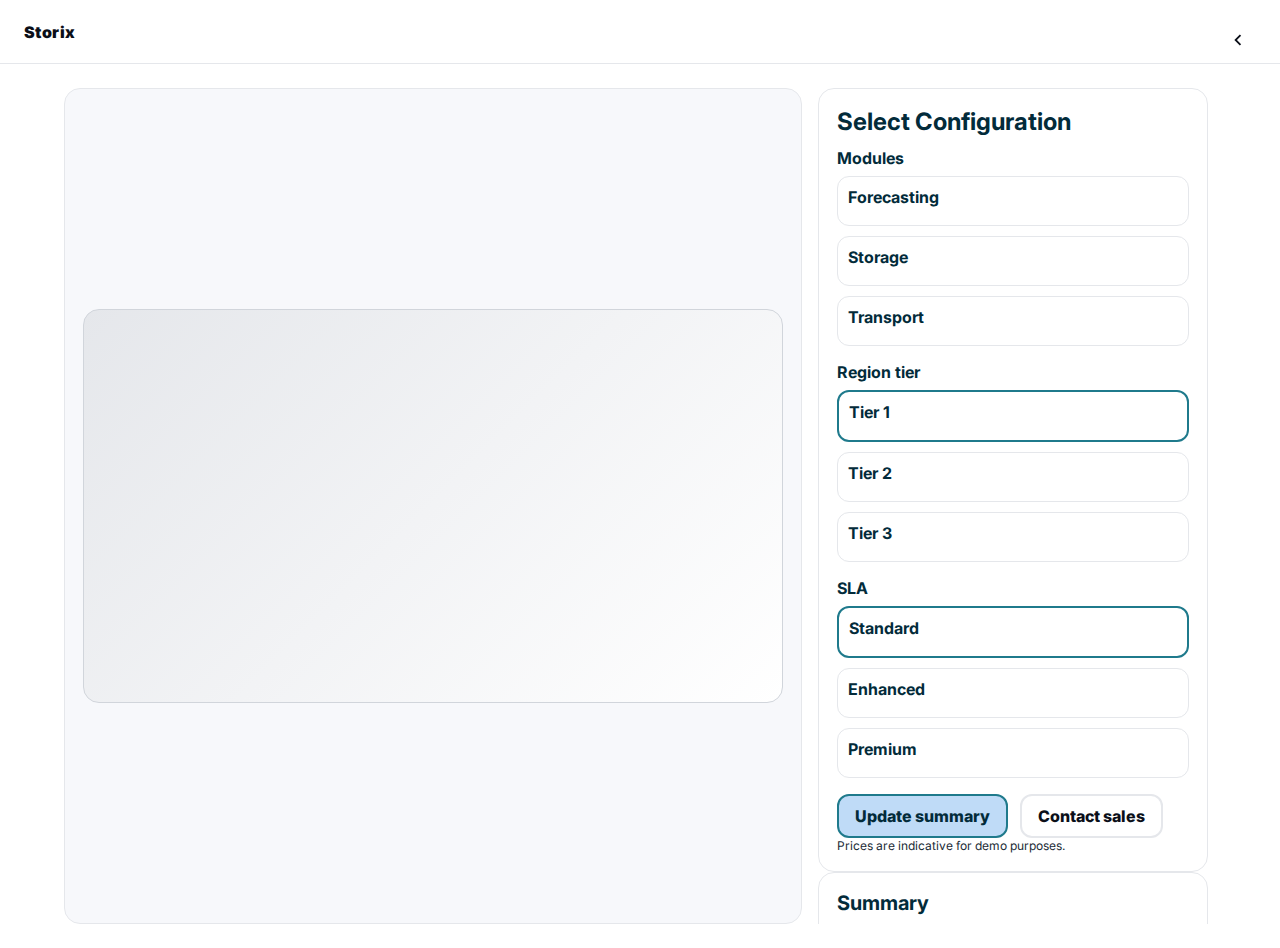
<file: purchase.html>
<!doctype html>
<html lang="en">
<head>
<meta charset="utf-8">
<meta name="viewport" content="width=device-width, initial-scale=1">
<title>Storix — Purchasement</title>
<link rel="preconnect" href="https://fonts.googleapis.com">
<link rel="preconnect" href="https://fonts.gstatic.com" crossorigin>
<link href="https://fonts.googleapis.com/css2?family=Inter:wght@400;600;700;800;900&display=swap" rel="stylesheet">
<link href="purchase.css" rel="stylesheet">
</head>
<body>
<div class="hdr">
  <div class="brand">Storix</div>
  <div class="cta">
    <a class="icon-back" href="apple-scroll.html" aria-label="Back to showcase">
      <svg viewBox="0 0 24 24" width="22" height="22">
        <path fill="currentColor" d="M15.41 7.41L14 6l-6 6 6 6 1.41-1.41L10.83 12z"/>
      </svg>
    </a>
  </div>
</div>
<div class="container">
  <div class="grid">
    <div class="product">
      <div class="placeholder" aria-label="Product image placeholder"></div>
    </div>
    <div id="panel-scroll" class="panel">
    <form id="purchase-form" class="card">
      <h2>Select Configuration</h2>
      <div class="group">
        <label>Modules</label>
        <div class="row">
          <div class="opt"><input type="checkbox" name="forecast" id="forecast"><label for="forecast">Forecasting</label></div>
          <div class="opt"><input type="checkbox" name="storage" id="storage"><label for="storage">Storage</label></div>
          <div class="opt"><input type="checkbox" name="transport" id="transport"><label for="transport">Transport</label></div>
        </div>
      </div>
      <div class="group">
        <label>Region tier</label>
        <div class="row">
          <div class="opt"><input type="radio" name="region" id="r1" value="1000" checked><label for="r1">Tier 1</label></div>
          <div class="opt"><input type="radio" name="region" id="r2" value="3000"><label for="r2">Tier 2</label></div>
          <div class="opt"><input type="radio" name="region" id="r3" value="6000"><label for="r3">Tier 3</label></div>
        </div>
      </div>
      <div class="group">
        <label>SLA</label>
        <div class="row">
          <div class="opt"><input type="radio" name="sla" id="s1" value="1000" checked><label for="s1">Standard</label></div>
          <div class="opt"><input type="radio" name="sla" id="s2" value="3000"><label for="s2">Enhanced</label></div>
          <div class="opt"><input type="radio" name="sla" id="s3" value="5000"><label for="s3">Premium</label></div>
        </div>
      </div>
      <div class="cta">
        <a class="btn" href="#summary">Update summary</a>
        <a class="btn secondary" href="mailto:yourname@example.com">Contact sales</a>
      </div>
      <div class="note">Prices are indicative for demo purposes.</div>
    </form>
    <div id="summary" class="summary">
      <h3>Summary</h3>
      <div id="breakdown"></div>
      <div class="total" id="total">$0</div>
    </div>
    </div>
  </div>
</div>
<script src="purchase.js"></script>
</body>
</html>
</file>
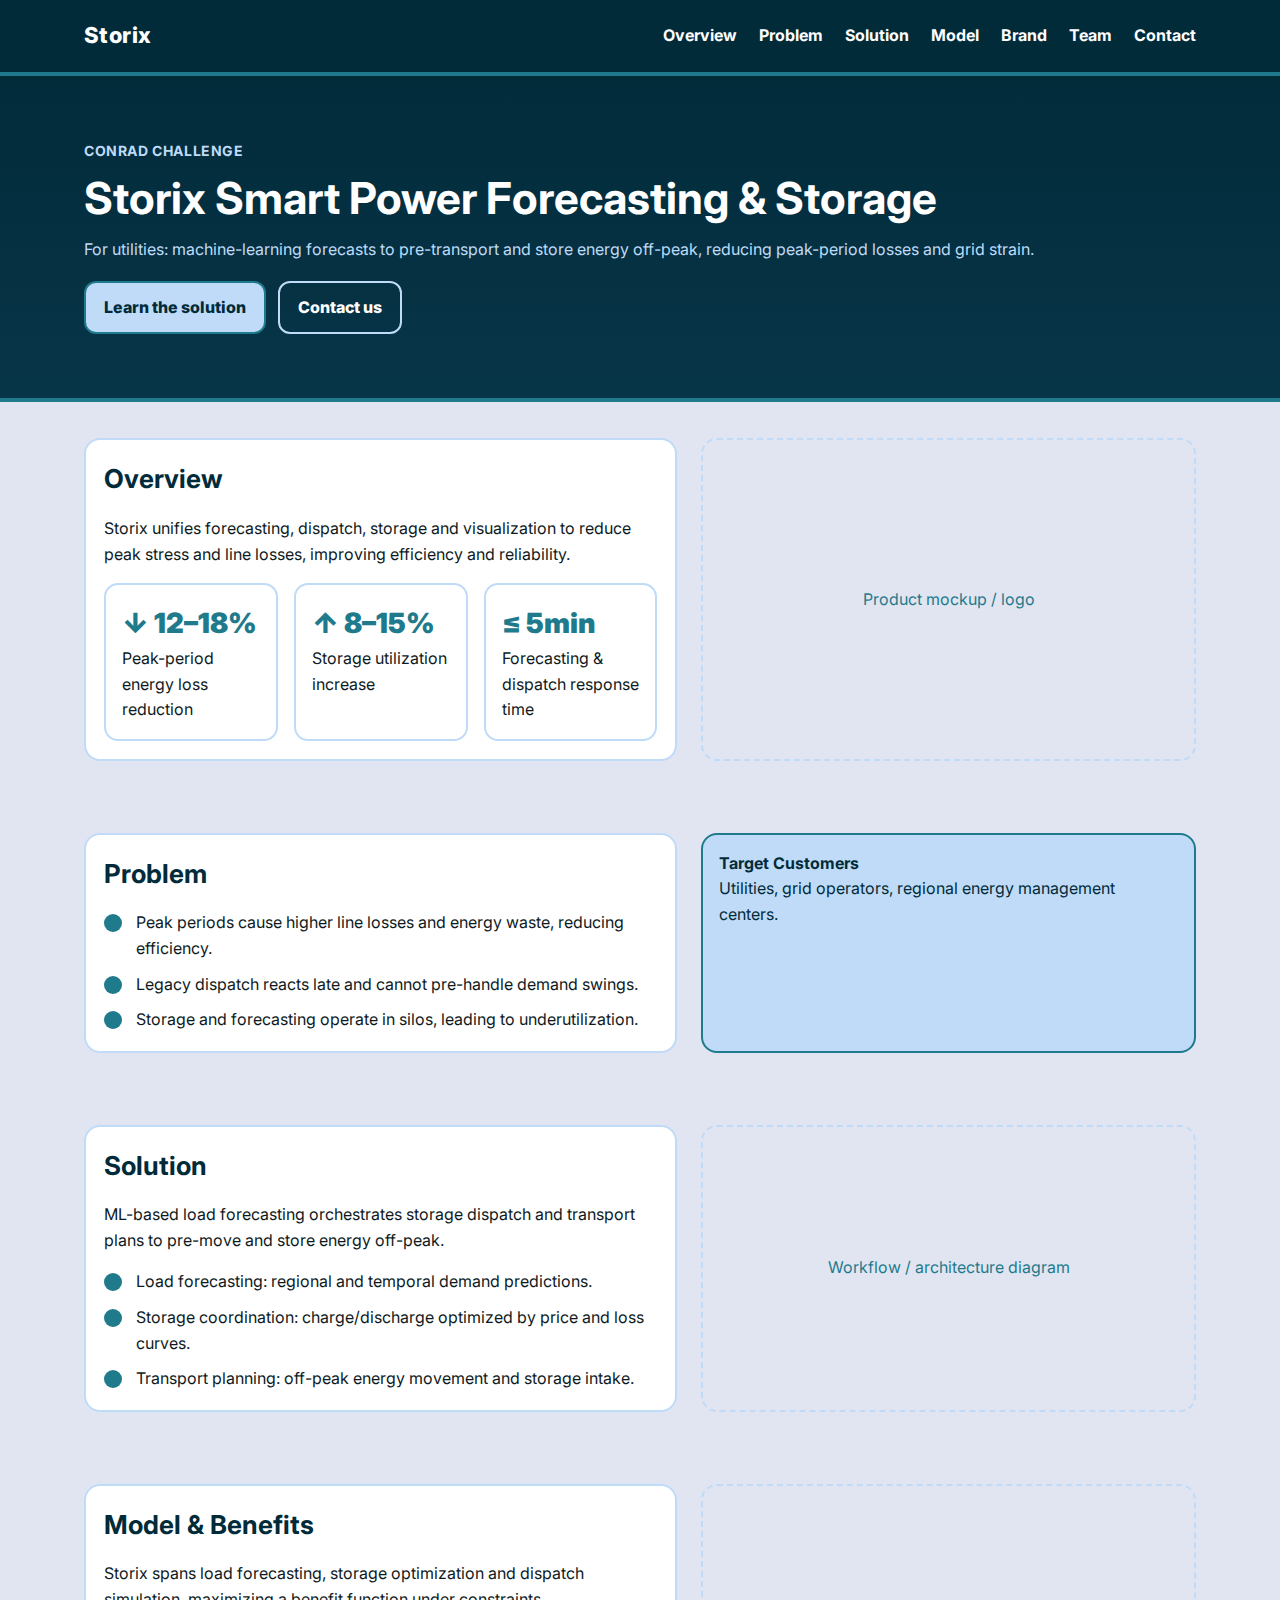
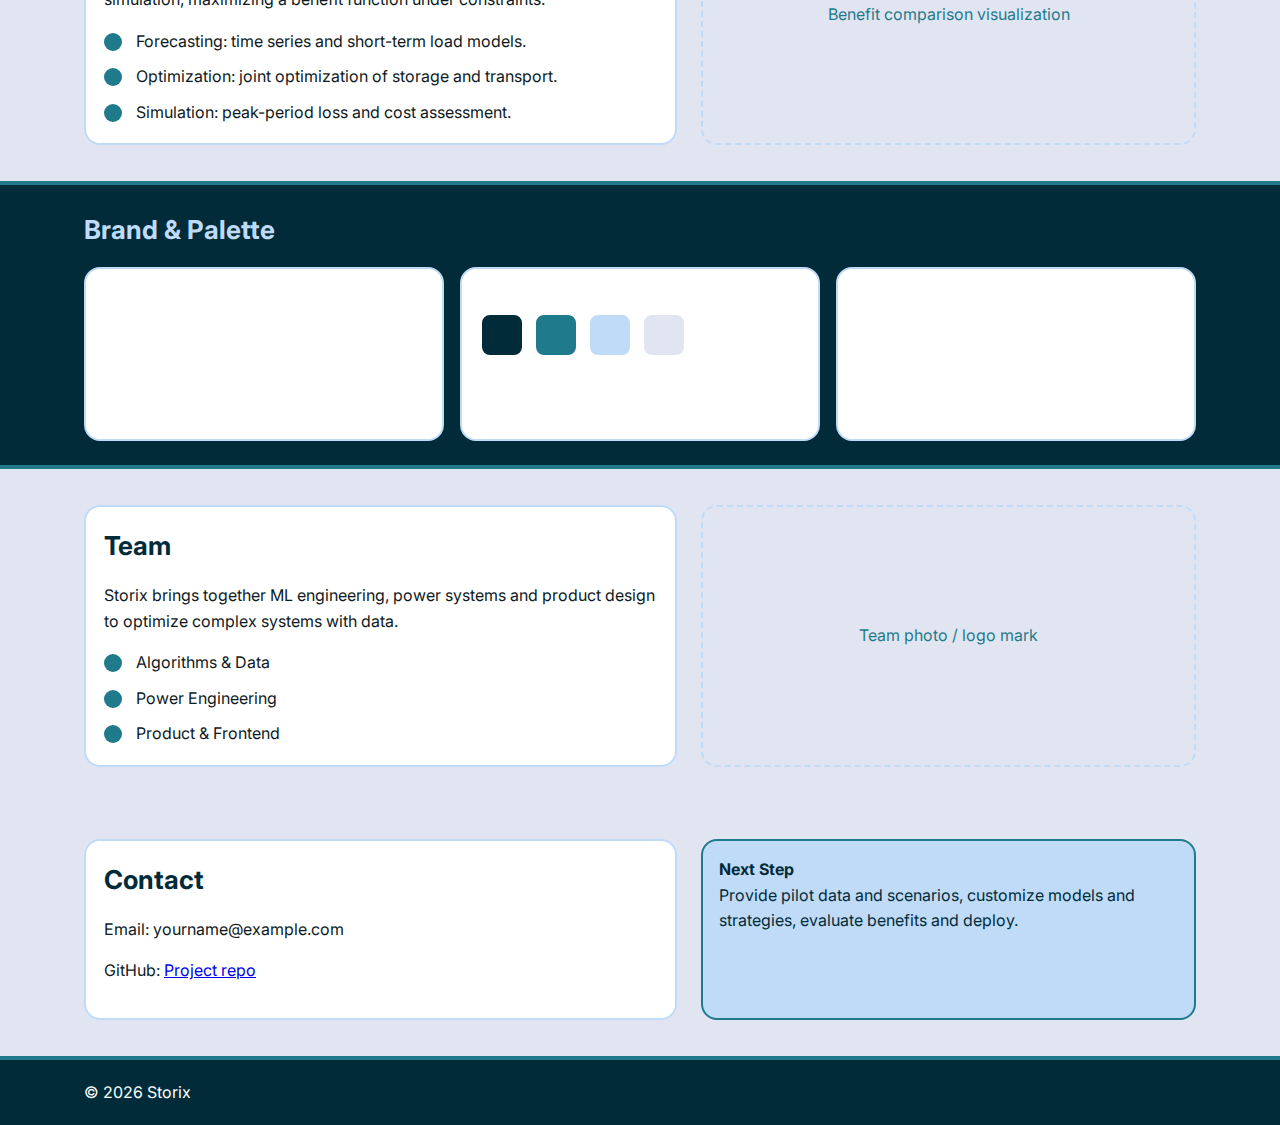
<file: storix.html>
<!doctype html>
<html lang="en">
<head>
<meta charset="utf-8">
<meta name="viewport" content="width=device-width, initial-scale=1">
<title>Storix — PDF 风格网页</title>
<link rel="preconnect" href="https://fonts.googleapis.com">
<link rel="preconnect" href="https://fonts.gstatic.com" crossorigin>
<link href="https://fonts.googleapis.com/css2?family=Inter:wght@400;600;700;800;900&display=swap" rel="stylesheet">
<link href="storix.css" rel="stylesheet">
</head>
<body>
<header class="header">
  <div class="container">
    <div class="brand">Storix</div>
    <nav class="nav">
      <a href="#overview">Overview</a>
      <a href="#problem">Problem</a>
      <a href="#solution">Solution</a>
      <a href="#model">Model</a>
      <a href="#brand">Brand</a>
      <a href="#team">Team</a>
      <a href="#contact">Contact</a>
    </nav>
  </div>
</header>
<section class="hero">
  <div class="container">
    <div class="kicker">Conrad Challenge</div>
    <h1>Storix Smart Power Forecasting & Storage</h1>
    <p>For utilities: machine-learning forecasts to pre-transport and store energy off-peak, reducing peak-period losses and grid strain.</p>
    <div class="cta">
      <a class="btn" href="#solution">Learn the solution</a>
      <a class="btn secondary" href="#contact">Contact us</a>
    </div>
  </div>
</section>
<main>
  <section id="overview" class="section">
    <div class="container two-col">
      <div class="card">
        <h2 class="section-title">Overview</h2>
        <p>Storix unifies forecasting, dispatch, storage and visualization to reduce peak stress and line losses, improving efficiency and reliability.</p>
        <div class="stat-grid">
          <div class="stat">
            <div class="value">↓ 12–18%</div>
            <div>Peak-period energy loss reduction</div>
          </div>
          <div class="stat">
            <div class="value">↑ 8–15%</div>
            <div>Storage utilization increase</div>
          </div>
          <div class="stat">
            <div class="value">≤ 5min</div>
            <div>Forecasting & dispatch response time</div>
          </div>
        </div>
      </div>
      <div class="media">Product mockup / logo</div>
    </div>
  </section>
  <section id="problem" class="section">
    <div class="container two-col">
      <div class="card">
        <h2 class="section-title">Problem</h2>
        <div class="list">
          <div class="item"><div class="dot"></div><div>Peak periods cause higher line losses and energy waste, reducing efficiency.</div></div>
          <div class="item"><div class="dot"></div><div>Legacy dispatch reacts late and cannot pre-handle demand swings.</div></div>
          <div class="item"><div class="dot"></div><div>Storage and forecasting operate in silos, leading to underutilization.</div></div>
        </div>
      </div>
      <div class="accent">
        <strong>Target Customers</strong>
        <div>Utilities, grid operators, regional energy management centers.</div>
      </div>
    </div>
  </section>
  <section id="solution" class="section">
    <div class="container two-col">
      <div class="card">
        <h2 class="section-title">Solution</h2>
        <p>ML-based load forecasting orchestrates storage dispatch and transport plans to pre-move and store energy off-peak.</p>
        <div class="list">
          <div class="item"><div class="dot"></div><div>Load forecasting: regional and temporal demand predictions.</div></div>
          <div class="item"><div class="dot"></div><div>Storage coordination: charge/discharge optimized by price and loss curves.</div></div>
          <div class="item"><div class="dot"></div><div>Transport planning: off-peak energy movement and storage intake.</div></div>
        </div>
      </div>
      <div class="media">Workflow / architecture diagram</div>
    </div>
  </section>
  <section id="model" class="section">
    <div class="container two-col">
      <div class="card">
        <h2 class="section-title">Model & Benefits</h2>
        <p>Storix spans load forecasting, storage optimization and dispatch simulation, maximizing a benefit function under constraints.</p>
        <div class="list">
          <div class="item"><div class="dot"></div><div>Forecasting: time series and short-term load models.</div></div>
          <div class="item"><div class="dot"></div><div>Optimization: joint optimization of storage and transport.</div></div>
          <div class="item"><div class="dot"></div><div>Simulation: peak-period loss and cost assessment.</div></div>
        </div>
      </div>
      <div class="media">Benefit comparison visualization</div>
    </div>
  </section>
  <section id="brand" class="band">
    <div class="container">
      <h2 class="section-title" style="color:#BFDBF7">Brand & Palette</h2>
      <div class="grid-3">
        <div class="card">
          <strong>Name & Voice</strong>
          <p>Professional, trustworthy, engineering tone; data-driven and coordinated dispatch.</p>
        </div>
        <div class="card">
          <strong>Colors</strong>
          <div class="swatches">
            <div class="swatch" data-c="1" title="#022B3A"></div>
            <div class="swatch" data-c="2" title="#1F7A8C"></div>
            <div class="swatch" data-c="3" title="#BFDBF7"></div>
            <div class="swatch" data-c="4" title="#E1E5F2"></div>
            <div class="swatch" data-c="5" title="#FFFFFF"></div>
          </div>
          <div>#022B3A  #1F7A8C  #BFDBF7  #E1E5F2  #FFFFFF</div>
        </div>
        <div class="card">
          <strong>Visual Style</strong>
          <p>Dark base with bright accents, highlighting forecast insights and energy savings.</p>
        </div>
      </div>
    </div>
  </section>
  <section id="team" class="section">
    <div class="container two-col">
      <div class="card">
        <h2 class="section-title">Team</h2>
        <p>Storix brings together ML engineering, power systems and product design to optimize complex systems with data.</p>
        <div class="list">
          <div class="item"><div class="dot"></div><div>Algorithms & Data</div></div>
          <div class="item"><div class="dot"></div><div>Power Engineering</div></div>
          <div class="item"><div class="dot"></div><div>Product & Frontend</div></div>
        </div>
      </div>
      <div class="media">Team photo / logo mark</div>
    </div>
  </section>
  <section id="contact" class="section">
    <div class="container two-col">
      <div class="card">
        <h2 class="section-title">Contact</h2>
        <p>Email: yourname@example.com</p>
        <p>GitHub: <a href="https://github.com/KahootGenius/Conrad-Website" target="_blank" rel="noopener">Project repo</a></p>
      </div>
      <div class="accent">
        <strong>Next Step</strong>
        <div>Provide pilot data and scenarios, customize models and strategies, evaluate benefits and deploy.</div>
      </div>
    </div>
  </section>
</main>
<footer class="footer">
  <div class="container">© <span id="year"></span> Storix</div>
</footer>
<script>
document.getElementById("year").textContent = new Date().getFullYear();
</script>
</body>
</html>
</file>
<file: styles.css>
:root {
  --bg: #0b0f19;
  --bg-soft: #11162a;
  --text: #e6e8ee;
  --muted: #b6bccb;
  --primary: #6aa2ff;
  --primary-weak: #2a4b8c;
  --card: #121725;
  --border: #1e253a;
}
* { box-sizing: border-box }
html, body {
  margin: 0;
  padding: 0;
  background: var(--bg);
  color: var(--text);
  font-family: Inter, system-ui, -apple-system, Segoe UI, Roboto, Arial, sans-serif;
  line-height: 1.6;
}
.container {
  max-width: 1024px;
  margin: 0 auto;
  padding: 0 20px;
}
.site-header {
  position: sticky;
  top: 0;
  backdrop-filter: saturate(180%) blur(12px);
  background: color-mix(in oklab, var(--bg), transparent 60%);
  border-bottom: 1px solid var(--border);
}
.site-header .container {
  display: flex;
  align-items: center;
  justify-content: space-between;
  height: 64px;
}
.logo {
  margin: 0;
  font-size: 20px;
  font-weight: 700;
  letter-spacing: 0.5px;
}
.nav a {
  color: var(--muted);
  text-decoration: none;
  margin-left: 16px;
  font-weight: 600;
}
.nav a:hover { color: var(--text) }
.hero {
  padding: 72px 0 40px;
  background: linear-gradient(180deg, var(--bg) 0%, var(--bg-soft) 100%);
  border-bottom: 1px solid var(--border);
}
.hero h2 {
  margin: 0 0 12px;
  font-size: 36px;
  font-weight: 700;
}
.hero p {
  margin: 0 0 20px;
  color: var(--muted);
  font-size: 16px;
}
.cta { display: flex; gap: 12px; flex-wrap: wrap }
.btn {
  display: inline-flex;
  align-items: center;
  justify-content: center;
  padding: 10px 16px;
  border-radius: 10px;
  color: #fff;
  background: var(--primary);
  text-decoration: none;
  font-weight: 700;
  border: 1px solid color-mix(in oklab, var(--primary), black 20%);
  transition: transform .08s ease, filter .08s ease;
}
.btn:hover { transform: translateY(-1px) }
.btn.secondary {
  background: transparent;
  color: var(--text);
  border-color: var(--border);
}
.section {
  padding: 40px 0;
}
.section h3 {
  margin: 0 0 16px;
  font-size: 22px;
}
.model-controls {
  display: flex;
  align-items: center;
  gap: 12px;
  margin: 12px 0 16px;
  color: var(--muted);
}
.model-controls input[type="range"] {
  width: 240px;
}
.globe {
  position: relative;
  width: 100%;
  height: 520px;
  border: 1px solid var(--border);
  border-radius: 14px;
  background: radial-gradient(1200px 520px at 10% 10%, color-mix(in oklab, var(--bg-soft), black 8%), var(--bg));
  overflow: hidden;
}
.globe canvas {
  position: absolute;
  inset: 0;
  width: 100% !important;
  height: 100% !important;
  display: block;
}
.globe-tooltip {
  position: absolute;
  pointer-events: none;
  z-index: 10;
  transform: translate(-50%, -140%);
  background: var(--card);
  border: 1px solid var(--border);
  color: var(--text);
  padding: 8px 10px;
  border-radius: 10px;
  font-size: 12px;
  display: none;
}
.brand-wrap {
  display: grid;
  grid-template-columns: repeat(3, minmax(0, 1fr));
  gap: 16px;
}
@media (max-width: 900px) {
  .brand-wrap { grid-template-columns: repeat(2, minmax(0, 1fr)) }
}
@media (max-width: 600px) {
  .brand-wrap { grid-template-columns: 1fr }
}
.brand-card {
  background: var(--card);
  border: 1px solid var(--border);
  border-radius: 14px;
  padding: 18px;
}
.storix-mark {
  font-size: 28px;
  font-weight: 800;
  letter-spacing: 0.4px;
  color: var(--primary);
  margin-bottom: 10px;
}
.swatches { display: flex; gap: 10px; margin-bottom: 10px }
.swatch {
  width: 32px;
  height: 32px;
  border-radius: 8px;
  background: var(--c);
  border: 1px solid color-mix(in oklab, var(--c), black 30%);
}
.cards {
  display: grid;
  grid-template-columns: repeat(3, minmax(0, 1fr));
  gap: 16px;
}
@media (max-width: 900px) {
  .cards { grid-template-columns: repeat(2, minmax(0, 1fr)) }
}
@media (max-width: 600px) {
  .cards { grid-template-columns: 1fr }
}
.card {
  background: var(--card);
  border: 1px solid var(--border);
  border-radius: 14px;
  padding: 18px;
}
.card h4 {
  margin: 0 0 10px;
  font-size: 18px;
}
.card p {
  margin: 0 0 12px;
  color: var(--muted);
}
.link {
  color: var(--primary);
  text-decoration: none;
  font-weight: 700;
}
.site-footer {
  border-top: 1px solid var(--border);
  padding: 24px 0;
  color: var(--muted);
}
.light {
  --bg: #f7f8fb;
  --bg-soft: #ffffff;
  --text: #0b0f19;
  --muted: #475069;
  --primary: #2563eb;
  --card: #ffffff;
  --border: #e5e7eb;
}
</file>
<file: about.css>
:root { --c1:#022B3A; --c2:#1F7A8C; --c3:#BFDBF7; --c4:#E1E5F2; --c5:#FFFFFF }
*{box-sizing:border-box} html,body{margin:0;padding:0}
body{font-family:Inter,system-ui,-apple-system,Segoe UI,Roboto,Arial,sans-serif;background:#000;color:#fff}
.hdr{position:sticky;top:0;z-index:20;height:56px;display:flex;align-items:center;justify-content:space-between;padding:0 24px;background:#000;border-bottom:1px solid rgba(255,255,255,.12)}
.brand{font-weight:900;letter-spacing:.4px}
.menu{display:flex;gap:12px}
.menu a{display:inline-flex;align-items:center;gap:8px;height:36px;padding:0 10px;color:#fff;text-decoration:none;border-radius:10px;border:1px solid rgba(255,255,255,.16)}
.menu a:hover{background:rgba(255,255,255,.06)}
.hero {padding:48px 24px;border-bottom:1px solid rgba(255,255,255,.12)}
.hero .title{font-size:42px;font-weight:900}
.container{max-width:1100px;margin:0 auto;padding:0 24px}
.section{padding:32px 0}
.section h2{margin:0 0 12px}
.cards{display:grid;grid-template-columns:repeat(3,minmax(0,1fr));gap:16px}
.card{background:#0b0b0b;border:1px solid rgba(255,255,255,.16);border-radius:16px;padding:18px;display:grid;gap:12px}
.card .title{font-weight:800;font-size:20px;color:#BFDBF7;display:flex;align-items:center;gap:8px}
.card .desc{color:#d2d7dc;line-height:1.6}
.card .quote{color:#fff;opacity:.9;background:rgba(255,255,255,.06);border:1px solid rgba(255,255,255,.12);border-radius:12px;padding:12px}
.badge{width:36px;height:36px;border-radius:10px;background:rgba(255,255,255,.06);border:1px solid rgba(255,255,255,.12);display:grid;place-items:center}
.media{height:160px;border-radius:12px;background:linear-gradient(135deg,#1a1a1a,#0f0f0f);border:1px solid rgba(255,255,255,.12)}
@media (max-width:900px){.cards{grid-template-columns:repeat(2,minmax(0,1fr))}}
@media (max-width:600px){.cards{grid-template-columns:1fr}}
</file>
<file: apple-scroll.css>
:root {
  --c1: #022B3A;
  --c2: #1F7A8C;
  --c3: #BFDBF7;
  --c4: #E1E5F2;
  --c5: #FFFFFF;
}
* { box-sizing: border-box }
html, body { margin: 0; padding: 0 }
body {
  font-family: Inter, system-ui, -apple-system, Segoe UI, Roboto, Arial, sans-serif;
  background: #000;
  color: #fff;
}
.hdr {
  position: sticky; top: 0; z-index: 30;
  height: 56px;
  display: flex; align-items: center; justify-content: space-between;
  padding: 0 24px;
  background: #000;
  backdrop-filter: saturate(180%) blur(12px);
  border-bottom: 1px solid rgba(255,255,255,0.12);
  color: var(--c5);
}
.brand { font-weight: 900; letter-spacing: .4px }
.cta { display: none }
.menu { display: flex; gap: 12px }
.menu a {
  display: inline-flex; align-items: center; gap: 8px;
  height: 36px; padding: 0 10px; color: #fff; text-decoration: none;
  border-radius: 10px; border: 1px solid rgba(255,255,255,0.16);
}
.menu a:hover { background: rgba(255,255,255,0.06) }
.menu svg { display: block }
.scene {
  height: 200vh;
  background: transparent;
}
.pin {
  position: sticky; top: 56px; height: calc(100vh - 56px);
  overflow: hidden;
}
.frame {
  position: relative; width: 100%; height: 100%;
  display: grid; place-items: center;
  background: transparent;
}
.content {
  max-width: 1100px; padding: 0 24px;
  display: grid; grid-template-columns: 1.2fr 1fr; gap: 20px;
  align-items: center;
}
.title {
  font-size: clamp(28px, 5vw, 56px);
  font-weight: 900;
  letter-spacing: .4px;
  color: #fff;
  transform: translateY(calc((1 - var(--p, 0)) * 40px));
  opacity: calc(.6 + var(--p, 0) * .4);
}
.desc {
  color: #d2d7dc;
  transform: translateY(calc((1 - var(--p, 0)) * 60px));
  opacity: calc(.4 + var(--p, 0) * .6);
}
.visual {
  position: relative;
  height: min(60vh, 520px);
  border-radius: 24px;
  background: linear-gradient(135deg, #0b0b0b, #141414);
  border: 0;
  box-shadow: 0 20px 60px rgba(0,0,0,0.6);
  overflow: hidden;
}
.glow {
  position: absolute; inset: -40% -10% auto auto;
  width: 60%; height: 60%;
  background: radial-gradient(closest-side, #1F7A8C, transparent 70%);
  filter: blur(16px);
  transform: translateY(calc((1 - var(--p, 0)) * -40px)) translateX(calc((1 - var(--p, 0)) * -20px));
  opacity: calc(.2 + var(--p, 0) * .5);
}
.chip, .bar {
  position: absolute; border-radius: 12px;
  background: rgba(255,255,255,0.08);
  border: 1px solid rgba(255,255,255,0.14);
}
.chip { width: 140px; height: 90px; left: 24px; top: 24px;
  transform: translateY(calc((1 - var(--p, 0)) * 20px)) scale(calc(.9 + var(--p, 0) * .1));
}
.bar { width: 220px; height: 18px; left: 24px; bottom: 24px;
  transform: scaleX(calc(.2 + var(--p, 0) * .8));
  transform-origin: left;
}
.stat {
  display: grid; grid-template-columns: repeat(3, minmax(0,1fr)); gap: 12px;
  margin-top: 16px;
}
.stat .item {
  background: rgba(255,255,255,0.06); border: 1px solid rgba(255,255,255,0.12); border-radius: 14px; padding: 12px;
  transform: translateY(calc((1 - var(--p, 0)) * 30px));
  opacity: calc(.5 + var(--p, 0) * .5);
}
.stat .value { font-size: 24px; font-weight: 900; color: #BFDBF7 }
.scene--team .visual { background: linear-gradient(135deg, var(--c2), #0b5060) }
.scene--impact .visual { background: linear-gradient(135deg, #0e3d53, var(--c1)) }
.scene--dist .visual { background: linear-gradient(135deg, #0b2f42, #134d5b) }
.scene--prod .visual { background: linear-gradient(135deg, var(--c1), #0a3346) }
.footer {
  background: #000; color: #fff; padding: 20px 24px; border-top: 1px solid rgba(255,255,255,0.12)
}
.logo-mark {
  display: grid; place-items: center; gap: 14px;
}
.logo-wrap {
  display: grid;
  gap: 10px;
  justify-items: start;
}
.logo-top, .logo-bottom {
  color: #d2d7dc;
  font-size: clamp(12px, 1.6vw, 14px);
}
.logo-name {
  font-size: clamp(56px, 12vw, 160px);
  font-weight: 900;
  letter-spacing: 0.08em;
}
.logo-mark .badge {
  width: 96px; height: 96px; border-radius: 24px;
  background: linear-gradient(135deg, #0b0b0b, #141414);
  border: 1px solid rgba(255,255,255,0.16);
  display: grid; place-items: center;
}
.logo-mark .badge svg { display: block }
.logo-mark .name {
  font-size: clamp(28px, 4.5vw, 54px); font-weight: 900; color: #fff;
}
.logo-mark .tagline {
  color: #d2d7dc;
  max-width: 60ch;
  font-size: clamp(14px, 2.2vw, 18px);
  line-height: 1.6;
  text-wrap: pretty;
}
.ghost-btn {
  display: inline-flex;
  align-items: center;
  justify-content: center;
  gap: 8px;
  padding: 8px 12px;
  border-radius: 10px;
  border: 1px solid rgba(255,255,255,0.16);
  color: #d2d7dc;
  text-decoration: none;
  background: transparent;
  opacity: .7;
}
.ghost-btn:hover { background: rgba(255,255,255,0.06); opacity: 1 }
.hero-visual {
  position: relative;
  height: min(60vh, 520px);
  border-radius: 24px;
  background: linear-gradient(135deg, #0b0b0b, #141414);
  border: 1px solid rgba(255,255,255,0.12);
}
.globe2 {
  position: relative;
  width: 100%;
  height: min(60vh, 520px);
  border-radius: 24px;
  background: linear-gradient(135deg, #0b0b0b, #141414);
  overflow: hidden;
}
.globe2 canvas {
  position: absolute;
  inset: 0;
  width: 100% !important;
  height: 100% !important;
  display: block;
}
.globe-tooltip {
  position: absolute;
  pointer-events: none;
  z-index: 10;
  transform: translate(-50%, -140%);
  background: rgba(0,0,0,0.8);
  border: 1px solid rgba(255,255,255,0.16);
  color: #fff;
  padding: 8px 10px;
  border-radius: 10px;
  font-size: 12px;
  display: none;
}
.model-controls {
  display: flex; align-items: center; gap: 12px; margin-top: 12px; color: #d2d7dc;
}
.model-controls input[type="range"] { width: 240px }
.globe-readout {
  margin-top: 10px;
  display: inline-flex;
  align-items: center;
  gap: 8px;
  padding: 8px 10px;
  border-radius: 10px;
  border: 1px solid rgba(255,255,255,0.16);
  color: #d2d7dc;
}
</file>
<file: apple.css>
:root {
  --c1: #022B3A;
  --c2: #1F7A8C;
  --c3: #BFDBF7;
  --c4: #E1E5F2;
  --c5: #FFFFFF;
}
* { box-sizing: border-box }
html, body { margin: 0; padding: 0 }
body {
  font-family: Inter, system-ui, -apple-system, Segoe UI, Roboto, Arial, sans-serif;
  background: var(--c4);
  color: #0d1a22;
}
.container { max-width: 1160px; margin: 0 auto; padding: 0 24px }
.header {
  position: sticky; top: 0; z-index: 20;
  background: var(--c1);
  color: var(--c5);
  border-bottom: 2px solid var(--c2);
}
.header .bar {
  height: 56px;
  display: flex; align-items: center; justify-content: space-between;
}
.brand { font-weight: 800; font-size: 18px; letter-spacing: .4px }
.nav { display: flex; gap: 18px }
.nav button {
  background: transparent; border: 0; color: var(--c5);
  font-weight: 700; padding: 8px 10px; border-radius: 8px;
}
.nav button:hover { background: rgba(255,255,255,.08) }
.mega {
  position: absolute; left: 0; right: 0; top: 56px;
  background: var(--c5);
  border-bottom: 2px solid var(--c3);
  display: none;
}
.mega.open { display: block }
.mega .container {
  display: grid; grid-template-columns: repeat(3, minmax(0,1fr)); gap: 16px;
  padding: 16px 24px;
}
.mega .card { border: 2px solid var(--c3); border-radius: 14px; padding: 16px }
.mega .card h4 { margin: 0 0 10px; color: var(--c1); font-size: 18px }
.hero {
  background: linear-gradient(180deg, var(--c1) 0%, #063448 100%);
  color: var(--c5);
  padding: 64px 0;
  border-bottom: 2px solid var(--c2);
}
.hero h1 { margin: 0 0 10px; font-size: 42px; line-height: 1.2 }
.hero p { margin: 0 0 18px; color: var(--c3) }
.cta { display: flex; gap: 12px; flex-wrap: wrap }
.btn {
  display: inline-flex; align-items: center; justify-content: center;
  padding: 10px 16px; border-radius: 12px; text-decoration: none;
  font-weight: 800; color: var(--c1); background: var(--c3); border: 2px solid var(--c2);
}
.btn.secondary { background: transparent; color: var(--c5); border-color: var(--c3) }
.section { padding: 36px 0 }
.section h2 { margin: 0 0 16px; font-size: 26px; color: var(--c1) }
.accordion { border: 2px solid var(--c3); border-radius: 16px; overflow: hidden }
.acc-item + .acc-item { border-top: 2px solid var(--c3) }
.acc-header {
  display: flex; justify-content: space-between; align-items: center;
  background: var(--c5); padding: 16px 18px; cursor: pointer;
}
.acc-title { font-weight: 800; color: var(--c1) }
.acc-icon { color: var(--c2); font-weight: 900 }
.acc-content {
  background: var(--c5); padding: 16px 18px; display: none;
}
.acc-item.open .acc-content { display: block }
.grid { display: grid; grid-template-columns: repeat(2, minmax(0,1fr)); gap: 16px }
.card { background: var(--c5); border: 2px solid var(--c3); border-radius: 16px; padding: 18px }
.stat-grid { display: grid; grid-template-columns: repeat(3, minmax(0,1fr)); gap: 16px }
.stat { background: var(--c5); border: 2px solid var(--c3); border-radius: 14px; padding: 16px }
.stat .value { font-size: 26px; font-weight: 900; color: var(--c2) }
.list { display: grid; gap: 8px }
.list .item { display: grid; grid-template-columns: 16px 1fr; gap: 10px }
.dot { width: 12px; height: 12px; border-radius: 50%; background: var(--c2); margin-top: 6px }
.footer { background: var(--c1); color: var(--c5); padding: 20px 0; border-top: 2px solid var(--c2) }
@media (max-width: 900px) {
  .mega .container { grid-template-columns: 1fr }
  .grid { grid-template-columns: 1fr }
  .stat-grid { grid-template-columns: repeat(2, minmax(0,1fr)) }
}
@media (max-width: 600px) {
  .stat-grid { grid-template-columns: 1fr }
}
</file>
<file: purchase.css>
:root {
  --c1: #022B3A;
  --c2: #1F7A8C;
  --c3: #BFDBF7;
  --c4: #E1E5F2;
  --c5: #FFFFFF;
}
* { box-sizing: border-box }
html, body { margin: 0; padding: 0 }
body {
  font-family: Inter, system-ui, -apple-system, Segoe UI, Roboto, Arial, sans-serif;
  background: #ffffff;
  color: #0b0f19;
  min-height: 100vh;
}
.hdr {
  height: 64px; display: flex; align-items: center; justify-content: space-between;
  padding: 0 24px; color: #0b0f19;
  background: #fff;
  border-bottom: 1px solid #e5e7eb;
  position: sticky; top: 0; z-index: 20;
}
.brand { font-weight: 900; letter-spacing: .4px }
.hdr .icon-back {
  display: inline-flex; align-items: center; justify-content: center;
  width: 36px; height: 36px; text-decoration: none; color: #0b0f19;
}
.hdr .icon-back:hover { opacity: .8 }
.container { max-width: 1200px; margin: 0 auto; padding: 24px }
.grid { display: grid; grid-template-columns: 1.3fr 0.7fr; gap: 16px }
.product {
  position: sticky; top: 64px;
  height: calc(100vh - 64px);
  background: #f7f8fb;
  border: 1px solid #e5e7eb;
  border-radius: 16px;
  display: grid; place-items: center;
}
.product .placeholder {
  width: 95%; aspect-ratio: 16 / 9; height: auto;
  border-radius: 16px;
  background: linear-gradient(135deg, #e5e7eb, #ffffff);
  border: 1px solid #d1d5db;
}
.panel {
  height: calc(100vh - 64px);
  overflow-y: auto;
  padding-right: 8px;
  scroll-behavior: smooth;
}
.card { background: #fff; border: 1px solid #e5e7eb; border-radius: 16px; padding: 18px }
.card h2 { margin: 0 0 12px; color: var(--c1); font-size: 24px }
.group { margin-bottom: 16px }
.group label { display: block; font-weight: 700; color: var(--c1); margin-bottom: 8px }
.row { display: grid; grid-template-columns: 1fr; gap: 10px }
.opt {
  display: flex; align-items: center; gap: 10px;
  border: 1px solid #e5e7eb; border-radius: 12px; padding: 10px;
  cursor: pointer;
}
.opt input { display: none }
.opt.selected { border-color: var(--c2); border-width: 2px }
.summary { background: #fff; border: 1px solid #e5e7eb; border-radius: 16px; padding: 18px }
.summary h3 { margin: 0 0 10px; color: var(--c1); font-size: 20px }
.total { font-size: 28px; font-weight: 900; color: var(--c2) }
.cta { display: flex; gap: 12px; margin-top: 16px }
.btn {
  display: inline-flex; align-items: center; justify-content: center;
  padding: 10px 16px; border-radius: 12px; text-decoration: none;
  font-weight: 800; color: var(--c1); background: var(--c3); border: 2px solid var(--c2);
}
.btn.secondary { background: transparent; color: #0b0f19; border-color: #e5e7eb }
.note { color: #1b2b36; font-size: 12px }
@media (max-width: 900px) {
  .grid { grid-template-columns: 1fr }
  .row { grid-template-columns: repeat(2, minmax(0,1fr)) }
  .product { display: none }
  .panel { height: auto }
}
@media (max-width: 600px) {
  .row { grid-template-columns: 1fr }
}
</file>
<file: storix.css>
:root {
  --c1: #022B3A;
  --c2: #1F7A8C;
  --c3: #BFDBF7;
  --c4: #E1E5F2;
  --c5: #FFFFFF;
  --bg: var(--c1);
  --text: #0e1a22;
}
* { box-sizing: border-box }
html, body { margin: 0; padding: 0 }
body {
  font-family: Inter, system-ui, -apple-system, Segoe UI, Roboto, Arial, sans-serif;
  background: var(--c4);
  color: var(--text);
  line-height: 1.6;
}
.container { max-width: 1160px; margin: 0 auto; padding: 0 24px }
.header {
  background: var(--c1);
  color: var(--c5);
  border-bottom: 4px solid var(--c2);
}
.header .container { display: flex; align-items: center; justify-content: space-between; height: 72px }
.brand { font-weight: 800; font-size: 22px; letter-spacing: .4px }
.nav a { color: var(--c5); text-decoration: none; margin-left: 18px; font-weight: 700 }
.hero {
  background: linear-gradient(180deg, var(--c1) 0%, #073548 100%);
  color: var(--c5);
  padding: 64px 0;
  border-bottom: 4px solid var(--c2);
}
.hero .kicker { color: var(--c3); font-weight: 700; letter-spacing: .6px; text-transform: uppercase; font-size: 14px }
.hero h1 { margin: 10px 0 12px; font-size: 44px; line-height: 1.2 }
.hero p { margin: 0 0 18px; color: var(--c3) }
.cta { display: flex; gap: 12px; flex-wrap: wrap }
.btn {
  display: inline-flex; align-items: center; justify-content: center;
  padding: 12px 18px; border-radius: 12px; text-decoration: none; font-weight: 800;
  border: 2px solid var(--c2); color: var(--c1); background: var(--c3);
}
.btn.secondary { background: transparent; color: var(--c5); border-color: var(--c3) }
.section { padding: 36px 0 }
.section-title { font-size: 26px; margin: 0 0 16px; color: var(--c1) }
.two-col { display: grid; grid-template-columns: 1.2fr 1fr; gap: 24px }
.card {
  background: var(--c5); border: 2px solid var(--c3); border-radius: 16px; padding: 18px;
}
.stat-grid { display: grid; grid-template-columns: repeat(3, minmax(0,1fr)); gap: 16px }
.stat { background: var(--c5); border: 2px solid var(--c3); border-radius: 14px; padding: 16px }
.stat .value { font-size: 28px; font-weight: 900; color: var(--c2) }
.list { display: grid; gap: 10px }
.list .item { display: grid; grid-template-columns: 22px 1fr; gap: 10px }
.dot { width: 18px; height: 18px; border-radius: 50%; background: var(--c2); margin-top: 4px }
.accent {
  background: var(--c3); border: 2px solid var(--c2); color: var(--c1);
  border-radius: 16px; padding: 16px;
}
.band {
  background: var(--c1); color: var(--c5); border-top: 4px solid var(--c2); border-bottom: 4px solid var(--c2);
  padding: 24px 0;
}
.grid-3 { display: grid; grid-template-columns: repeat(3, minmax(0,1fr)); gap: 16px }
.swatches { display: flex; gap: 10px; flex-wrap: wrap }
.swatch { width: 44px; height: 44px; border-radius: 10px; border: 2px solid #fff }
.swatch[data-c="1"] { background: var(--c1) }
.swatch[data-c="2"] { background: var(--c2) }
.swatch[data-c="3"] { background: var(--c3) }
.swatch[data-c="4"] { background: var(--c4) }
.swatch[data-c="5"] { background: var(--c5) }
.footer { background: var(--c1); color: var(--c5); padding: 20px 0; border-top: 4px solid var(--c2) }
.media {
  background: var(--c4);
  border: 2px dashed var(--c3);
  border-radius: 16px;
  min-height: 180px;
  display: grid; place-items: center;
  color: var(--c2);
}
@media (max-width: 900px) {
  .two-col { grid-template-columns: 1fr; }
  .stat-grid { grid-template-columns: repeat(2, minmax(0,1fr)); }
  .grid-3 { grid-template-columns: repeat(2, minmax(0,1fr)); }
}
@media (max-width: 600px) {
  .stat-grid { grid-template-columns: 1fr; }
  .grid-3 { grid-template-columns: 1fr; }
}
</file>
